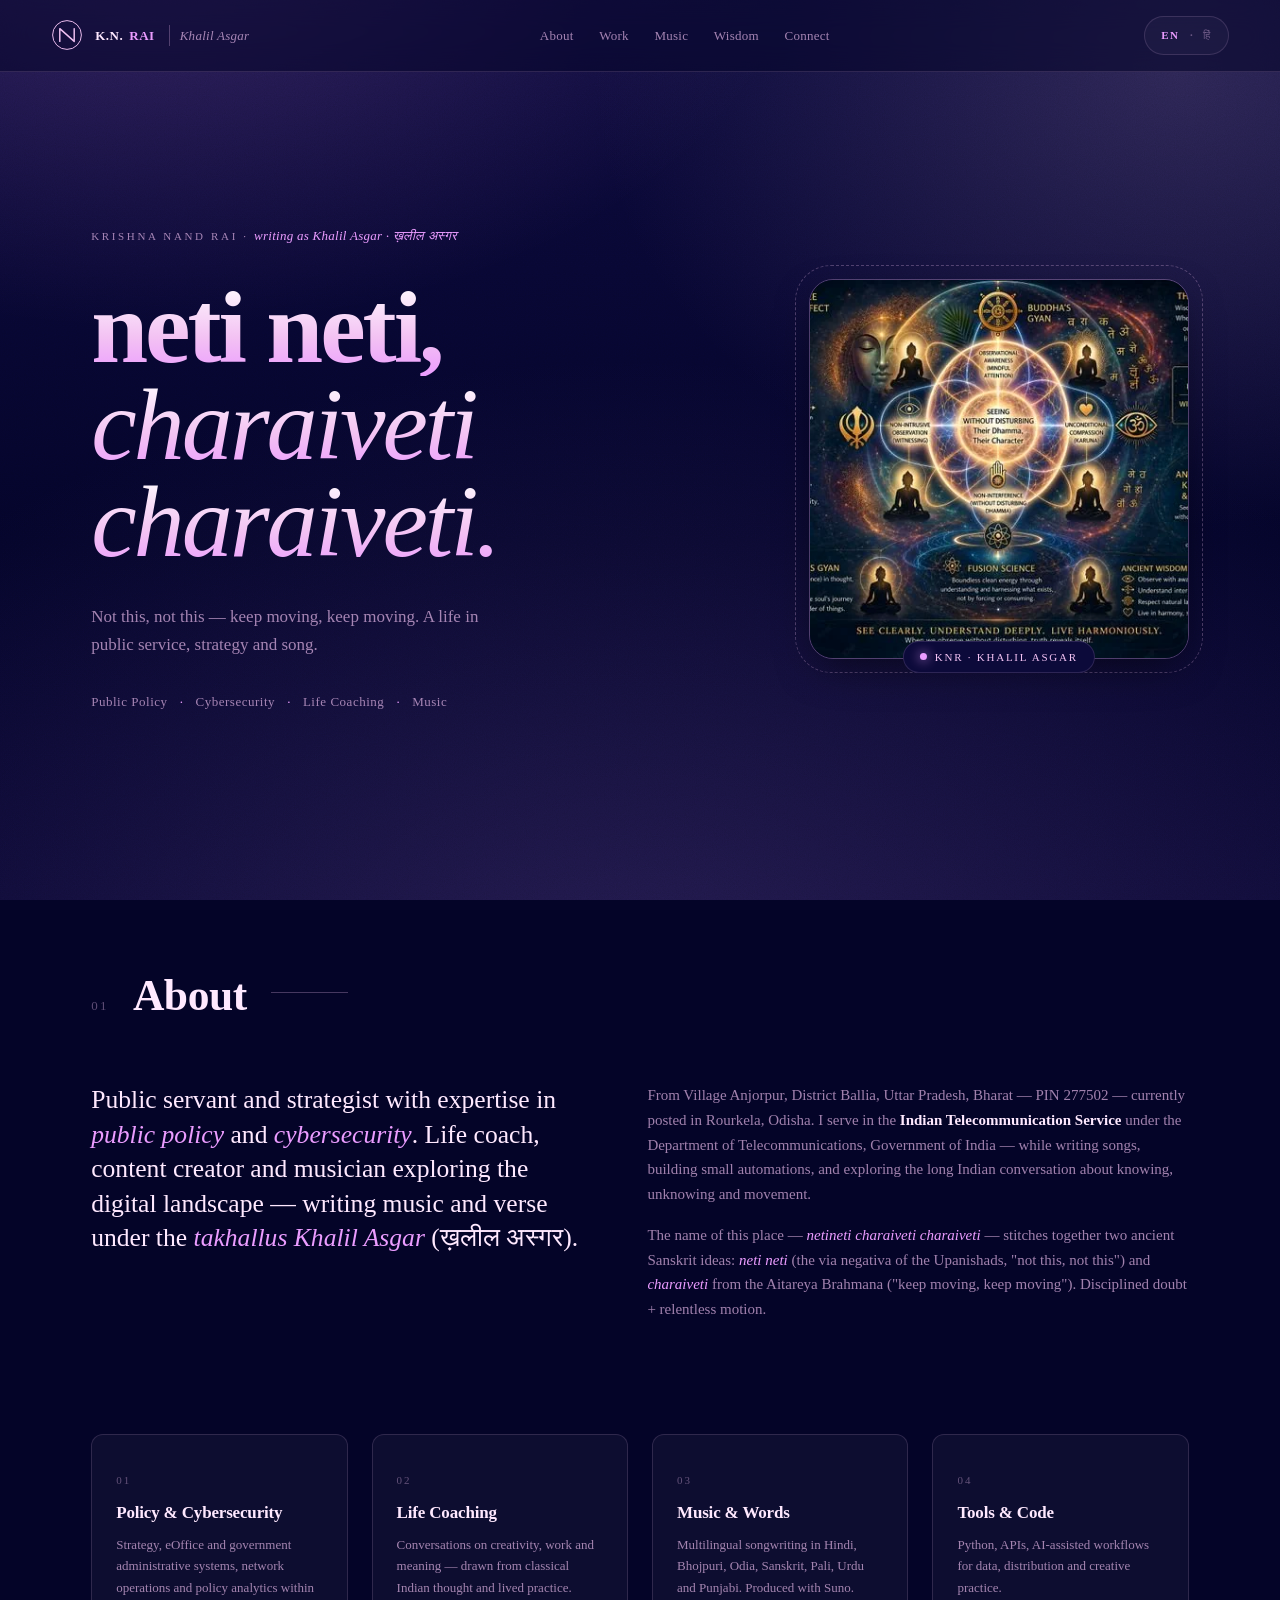
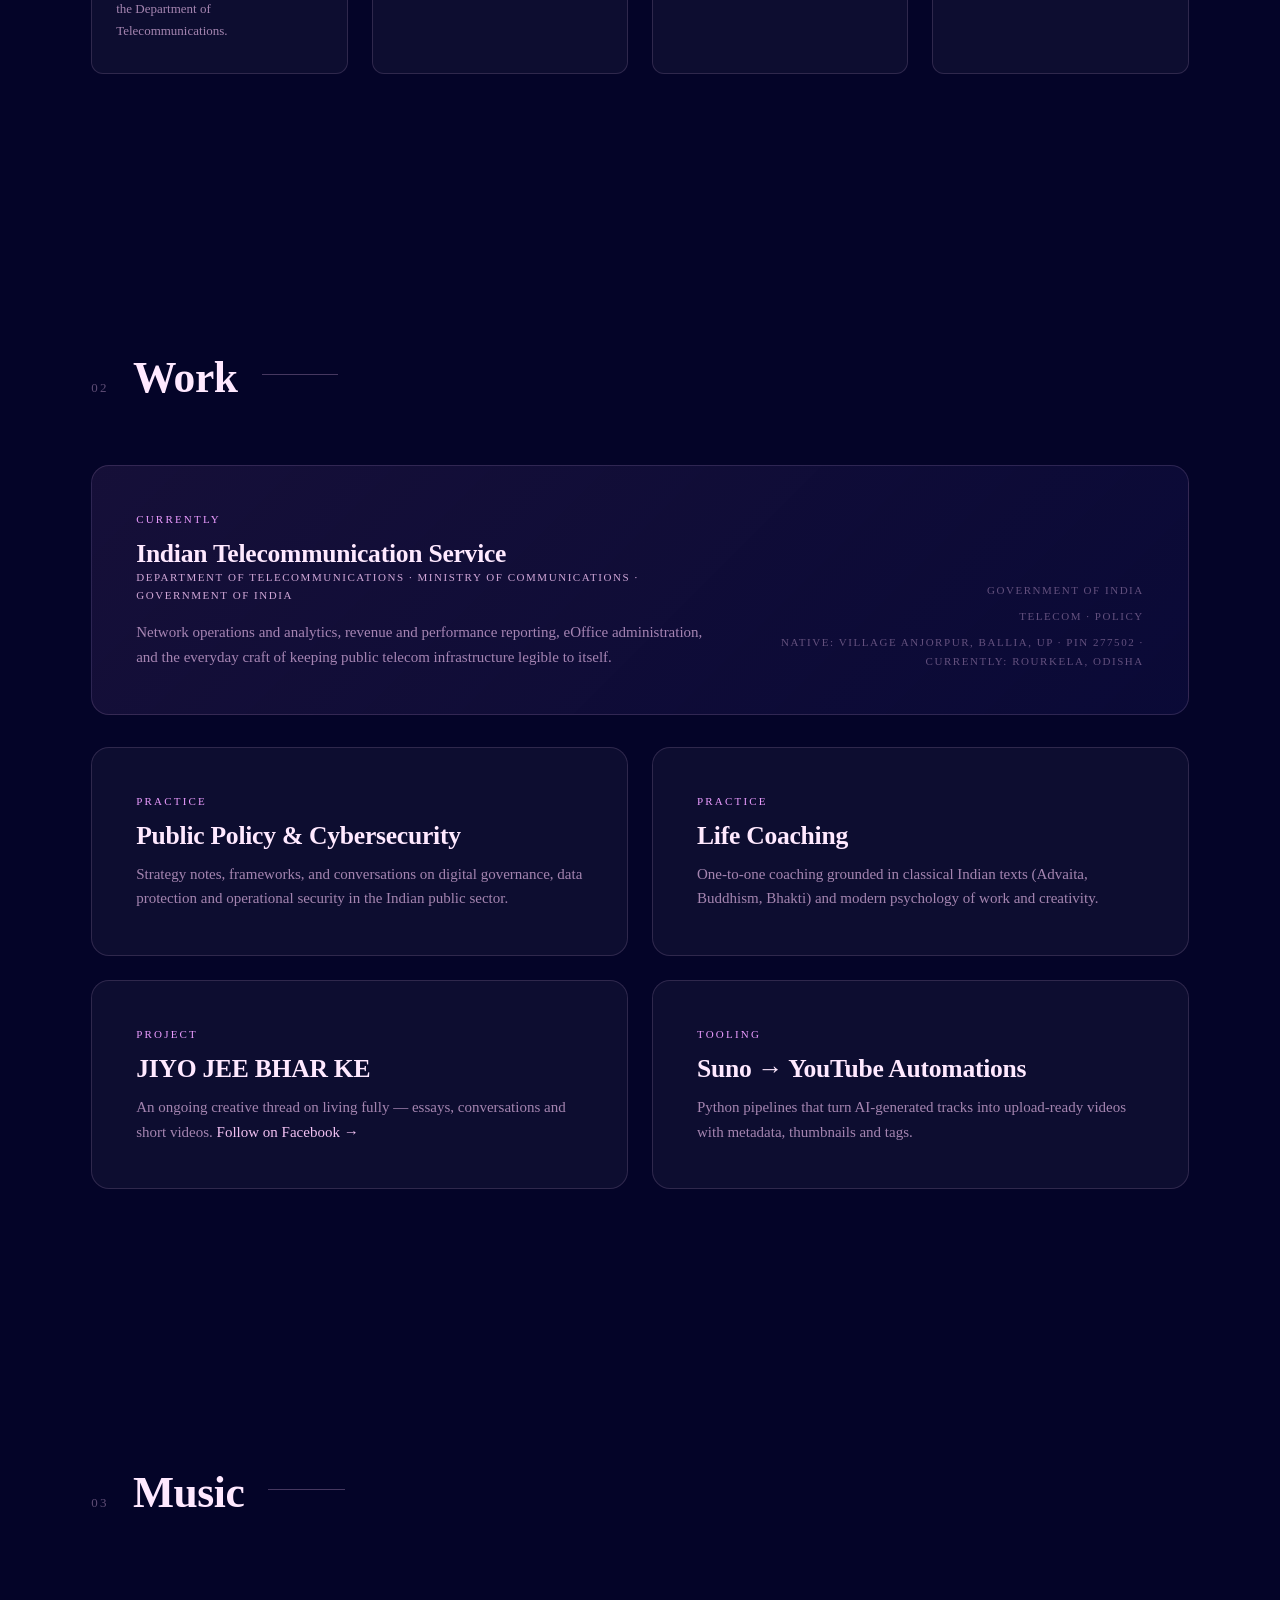
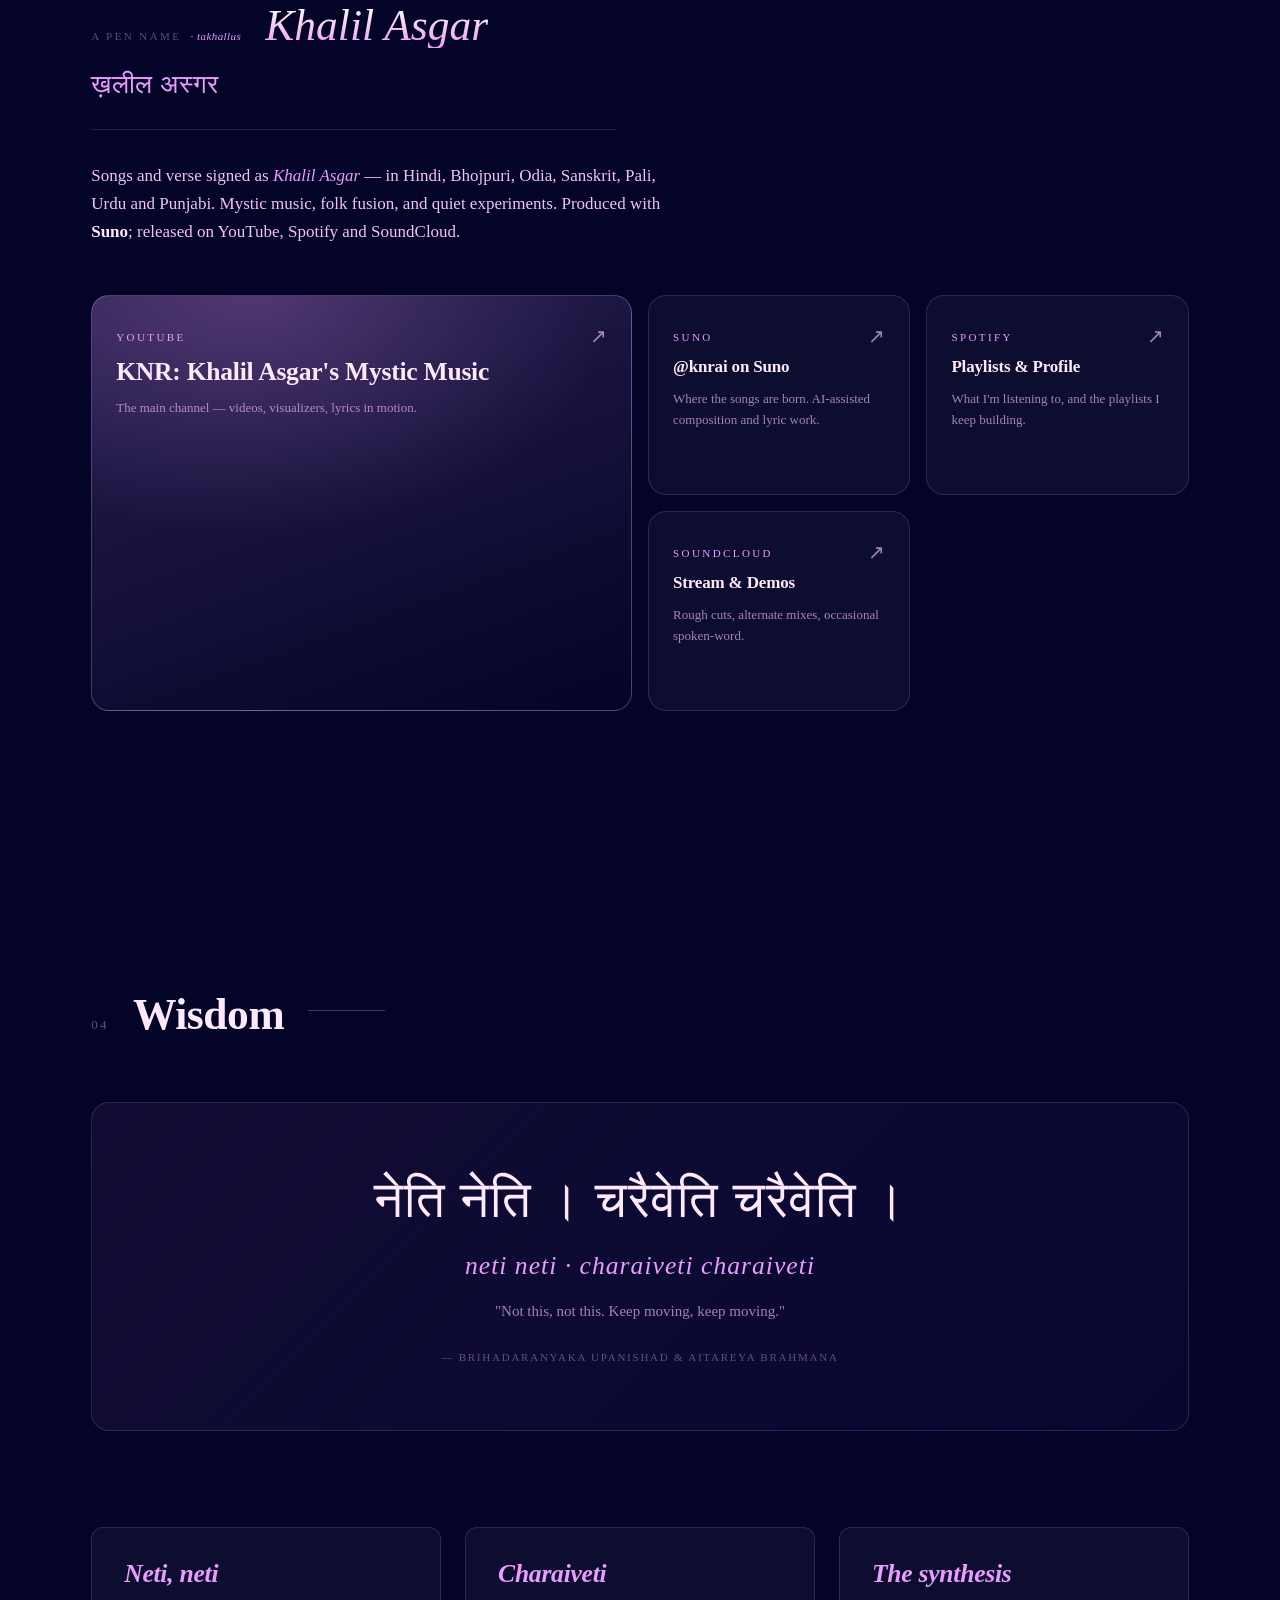
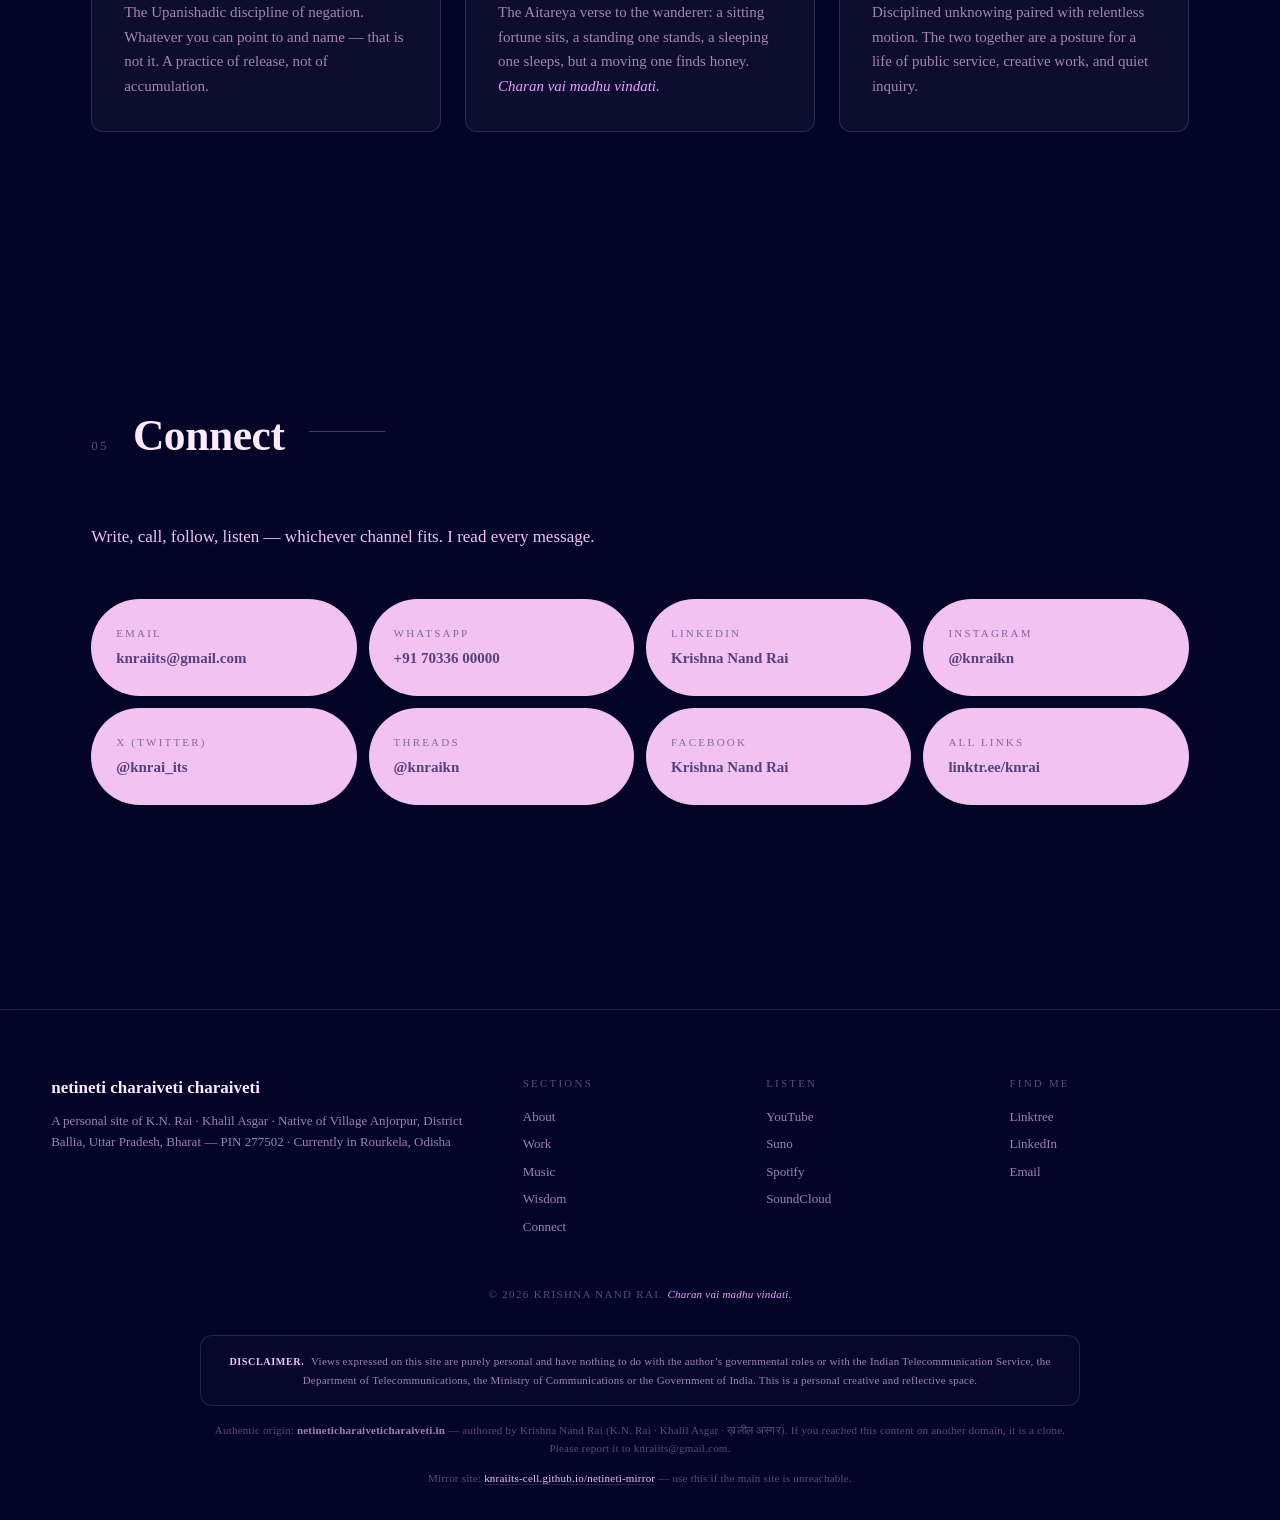
<file: index.html>
<!doctype html>
<html lang="en" data-lang="en">
<head>
<meta charset="utf-8" />
<meta name="viewport" content="width=device-width, initial-scale=1, viewport-fit=cover" />
<meta name="theme-color" content="#14134d" media="(prefers-color-scheme: dark)" />
<meta name="theme-color" content="#14134d" />
<meta name="color-scheme" content="dark light" />
<meta name="format-detection" content="telephone=no" />
<meta name="apple-mobile-web-app-capable" content="yes" />
<meta name="apple-mobile-web-app-status-bar-style" content="black-translucent" />
<meta name="apple-mobile-web-app-title" content="K.N. Rai" />
<meta name="mobile-web-app-capable" content="yes" />
<meta name="application-name" content="K.N. Rai" />
<title>K.N. Rai · Khalil Asgar — netineti charaiveti charaiveti</title>
<meta name="description" content="Krishna Nand Rai (KNR), writing music as Khalil Asgar (ख़लील अस्गर) — public servant, strategist, life coach, musician. Bilingual personal site in English and Hindi. Neti neti, charaiveti charaiveti." />

<!-- ─── Security headers (meta-equivalents; HTTP headers added via _headers) ───
     Content-Security-Policy limits where scripts, styles, images and frames can
     come from. We allow self + Google Fonts (CSS + woff2) + the linked social
     image hosts only where strictly needed. (frame-ancestors is delivered via
     the HTTP _headers file — meta-CSP cannot enforce it.) base-uri locks the
     <base> tag; form-action limits where forms may post. -->
<meta http-equiv="Content-Security-Policy"
      content="default-src 'self';
               script-src 'self' 'unsafe-inline';
               style-src 'self' https://fonts.googleapis.com 'unsafe-inline';
               font-src 'self' https://fonts.gstatic.com data:;
               img-src 'self' data: https:;
               manifest-src 'self';
               worker-src 'self';
               connect-src 'self' https://knraiits-cell.github.io/netineti-mirror;
               base-uri 'self';
               form-action 'self';
               object-src 'none';
               upgrade-insecure-requests" />
<meta http-equiv="X-Content-Type-Options" content="nosniff" />
<meta http-equiv="Referrer-Policy" content="strict-origin-when-cross-origin" />
<meta http-equiv="Permissions-Policy" content="camera=(), microphone=(), geolocation=(), interest-cohort=(), payment=()" />
<meta name="robots" content="index, follow, max-snippet:-1, max-image-preview:large" />

<meta name="author" content="Krishna Nand Rai (K.N. Rai) — pen name Khalil Asgar (ख़लील अस्गर)" />
<meta name="copyright" content="© Krishna Nand Rai. All rights reserved." />
<meta name="owner" content="Krishna Nand Rai · netineticharaiveticharaiveti.in" />
<meta name="identifier" content="KNR-NNCC-IN-2025" />
<meta name="reply-to" content="knraiits@gmail.com" />
<meta name="canonical-author" content="KNR · Khalil Asgar · ख़लील अस्गर" />
<link rel="canonical" href="https://netineticharaiveticharaiveti.in/" />
<link rel="author" href="https://linktr.ee/knrai" />
<link rel="alternate" hreflang="en" href="https://netineticharaiveticharaiveti.in/" />
<link rel="alternate" hreflang="hi" href="https://netineticharaiveticharaiveti.in/?lang=hi" />
<link rel="alternate" hreflang="x-default" href="https://netineticharaiveticharaiveti.in/" />

<!-- Favicons & PWA -->
<link rel="icon" href="assets/favicon.ico" sizes="any" />
<link rel="icon" type="image/png" sizes="16x16"  href="assets/favicon-16.png" />
<link rel="icon" type="image/png" sizes="32x32"  href="assets/favicon-32.png" />
<link rel="apple-touch-icon" sizes="180x180" href="assets/favicon-180.png" />
<link rel="mask-icon" href="assets/favicon.ico" color="#eb9cff" />
<link rel="manifest" href="manifest.webmanifest" />

<!-- Resource hints — reduce time-to-first-paint on slow networks -->
<link rel="preload" as="style" href="css/style.css" />
<link rel="preload" as="image" href="assets/knrai-400.webp" type="image/webp" fetchpriority="high" />

<!-- Open Graph -->
<meta property="og:title" content="K.N. Rai · Khalil Asgar — netineti charaiveti charaiveti" />
<meta property="og:description" content="Public servant, strategist, life coach, musician. Writing as Khalil Asgar (ख़लील अस्गर). Bilingual: English / हिन्दी." />
<meta property="og:image" content="assets/og-image.jpg" />
<meta property="og:image:width" content="1200" />
<meta property="og:image:height" content="630" />
<meta property="og:image:alt" content="K.N. Rai · Khalil Asgar — netineti charaiveti charaiveti" />
<meta name="twitter:card" content="summary_large_image" />
<meta name="twitter:title" content="K.N. Rai · Khalil Asgar — netineti charaiveti charaiveti" />
<meta name="twitter:description" content="Public servant, strategist, life coach, musician. Bilingual EN/हिं." />
<meta name="twitter:image" content="assets/og-image.jpg" />
<meta name="twitter:site" content="@knrai_its" />
<meta property="og:type" content="website" />
<meta property="og:url" content="https://netineticharaiveticharaiveti.in" />
<meta property="og:locale" content="en_IN" />
<meta property="og:locale:alternate" content="hi_IN" />

<!-- Fonts: BioRhyme (display Latin), Roboto Slab (body Latin),
     Cormorant Garamond (italic accents), Tiro Devanagari Hindi (display Hindi),
     Hind (body Hindi) -->
<link rel="preconnect" href="https://fonts.googleapis.com" />
<link rel="preconnect" href="https://fonts.gstatic.com" crossorigin />
<link rel="preload" as="style" href="https://fonts.googleapis.com/css2?family=BioRhyme:wght@400;700;800&family=Roboto+Slab:wght@300;400;500;600&family=Cormorant+Garamond:ital,wght@0,400;0,500;1,400&family=Tiro+Devanagari+Hindi:ital@0;1&family=Hind:wght@300;400;500;600&display=swap" />
<link href="https://fonts.googleapis.com/css2?family=BioRhyme:wght@400;700;800&family=Roboto+Slab:wght@300;400;500;600&family=Cormorant+Garamond:ital,wght@0,400;0,500;1,400&family=Tiro+Devanagari+Hindi:ital@0;1&family=Hind:wght@300;400;500;600&display=swap" rel="stylesheet" media="print" onload="this.media='all'" />
<noscript><link href="https://fonts.googleapis.com/css2?family=BioRhyme:wght@400;700;800&family=Roboto+Slab:wght@300;400;500;600&family=Cormorant+Garamond:ital,wght@0,400;0,500;1,400&family=Tiro+Devanagari+Hindi:ital@0;1&family=Hind:wght@300;400;500;600&display=swap" rel="stylesheet" /></noscript>

<link rel="stylesheet" href="css/style.css" />

<script type="application/ld+json">
{
  "@context": "https://schema.org",
  "@type": "Person",
  "name": "Krishna Nand Rai",
  "alternateName": ["K.N. Rai", "KNR", "Khalil Asgar", "ख़लील अस्गर", "कृष्ण नंद राय"],
  "jobTitle": "Public Servant · Strategist · Musician",
  "description": "Public servant and strategist with expertise in public policy and cybersecurity. Life coach, content creator, and musician.",
  "url": "https://netineticharaiveticharaiveti.in",
  "image": "https://netineticharaiveticharaiveti.in/assets/knrai.jpg",
  "knowsLanguage": ["en", "hi", "bho", "or", "sa", "pi", "ur", "pa"],
  "sameAs": [
    "https://www.linkedin.com/in/krishna-nand-rai-89087a33",
    "https://www.youtube.com/@KNR_knrai",
    "https://www.instagram.com/knraikn",
    "https://x.com/knrai_its",
    "https://www.threads.com/@knraikn",
    "https://suno.com/@knrai",
    "https://on.soundcloud.com/IkmA3m59KzPfbuI8rq",
    "https://open.spotify.com/user/31e3id762zbnyfksk3bs3ccrtebq",
    "https://knraiits-cell.github.io/netineti-mirror"
  ]
}
</script>
</head>
<body>


<div class="grain" aria-hidden="true"></div>

<!-- Header -->
<header class="site-header">
  <a class="brand" href="#top" aria-label="Home">
    <svg class="brand-mark" viewBox="0 0 40 40" fill="none" aria-hidden="true">
      <circle cx="20" cy="20" r="18" stroke="currentColor" stroke-width="1.2" />
      <path d="M11 28 L11 12 L29 28 L29 12" stroke="currentColor" stroke-width="1.8" stroke-linecap="round" stroke-linejoin="round"/>
    </svg>
    <span class="brand-text">
      <span data-en="K.N." data-hi="के.एन.">K.N.</span><span class="accent" data-en="RAI" data-hi="राय">RAI</span>
      <em class="brand-pen" data-en="Khalil Asgar" data-hi="ख़लील अस्गर">Khalil Asgar</em>
    </span>
  </a>

  <nav class="site-nav" aria-label="Primary">
    <a href="#about"  data-en="About"   data-hi="परिचय">About</a>
    <a href="#work"   data-en="Work"    data-hi="कर्म">Work</a>
    <a href="#music"  data-en="Music"   data-hi="संगीत">Music</a>
    <a href="#wisdom" data-en="Wisdom"  data-hi="विवेक">Wisdom</a>
    <a href="#connect" data-en="Connect" data-hi="संपर्क">Connect</a>
  </nav>

  <!-- Language toggle -->
  <div class="lang-toggle" role="group" aria-label="Language">
    <button type="button" class="lang-btn is-active" data-set-lang="en" aria-pressed="true">EN</button>
    <span class="lang-sep" aria-hidden="true">·</span>
    <button type="button" class="lang-btn" data-set-lang="hi" aria-pressed="false">हिं</button>
  </div>
</header>

<main id="top">

<!-- ─────────────────────────── HERO ─────────────────────────── -->
<section class="hero">
  <div class="hero-text">
    <p class="eyebrow">
      <span data-en="Krishna Nand Rai" data-hi="कृष्ण नंद राय">Krishna Nand Rai</span>
      ·
      <span class="penname-inline" data-en="writing as Khalil Asgar · ख़लील अस्गर" data-hi="क़लम का नाम — ख़लील अस्गर">writing as Khalil Asgar · ख़लील अस्गर</span>
    </p>
    <h1 class="hero-title">
      <span class="line">neti neti,</span>
      <span class="line italic">charaiveti</span>
      <span class="line italic">charaiveti.</span>
    </h1>
    <p class="hero-sub"
       data-en="Not this, not this — keep moving, keep moving. A life in public service, strategy and song."
       data-hi="नेति नेति — चरैवेति, चरैवेति। लोक-सेवा, रणनीति और गीत में बिताया एक जीवन।">
      Not this, not this — keep moving, keep moving. A life in public service, strategy and song.
    </p>
    <div class="hero-meta">
      <span data-en="Public Policy"  data-hi="लोक नीति">Public Policy</span><i>·</i>
      <span data-en="Cybersecurity"  data-hi="साइबर सुरक्षा">Cybersecurity</span><i>·</i>
      <span data-en="Life Coaching"  data-hi="जीवन-मार्गदर्शन">Life Coaching</span><i>·</i>
      <span data-en="Music"          data-hi="संगीत">Music</span>
    </div>
  </div>
  <div class="hero-portrait">
    <div class="portrait-ring" aria-hidden="true"></div>
    <picture>
      <source srcset="assets/knrai-200.webp 1x, assets/knrai-400.webp 2x" type="image/webp" media="(max-width: 600px)" />
      <source srcset="assets/knrai-400.webp" type="image/webp" />
      <img src="assets/knrai.jpg" alt="Portrait of Krishna Nand Rai (Khalil Asgar)" width="400" height="400" loading="eager" decoding="async" fetchpriority="high" />
    </picture>
    <div class="portrait-caption">
      <span class="dot"></span>
      <span data-en="KNR · Khalil Asgar" data-hi="के.एन.आर. · ख़लील अस्गर">KNR · Khalil Asgar</span>
    </div>
  </div>
</section>

<!-- ─────────────────────────── ABOUT ─────────────────────────── -->
<section id="about" class="section about" data-wm="KNR">
  <span class="wm-inline" aria-hidden="true">Krishna Nand Rai · Khalil Asgar · ख़लील अस्गर · netineticharaiveticharaiveti.in</span>
  <div class="section-head">
    <span class="section-num">01</span>
    <h2 class="section-title" data-en="About" data-hi="परिचय">About</h2>
  </div>
  <div class="about-grid">
    <div class="about-lede">
      <p data-en="Public servant and strategist with expertise in <em>public policy</em> and <em>cybersecurity</em>. Life coach, content creator and musician exploring the digital landscape — writing music and verse under the <em>takhallus</em> <em>Khalil Asgar</em> (ख़लील अस्गर)."
         data-hi="लोक-सेवक और रणनीतिकार — <em>लोक नीति</em> और <em>साइबर सुरक्षा</em> में विशेष रुचि। जीवन-मार्गदर्शक, सामग्री-सर्जक और संगीतकार, जो डिजिटल संसार में अपनी राह तय कर रहे हैं। संगीत और काव्य के लिए तख़ल्लुस — <em>ख़लील अस्गर</em>।">
        Public servant and strategist with expertise in <em>public policy</em>
        and <em>cybersecurity</em>. Life coach, content creator and musician
        exploring the digital landscape — writing music and verse under the
        <em>takhallus</em> <em>Khalil Asgar</em> (ख़लील अस्गर).
      </p>
    </div>
    <div class="about-body">
      <p data-en="From Village Anjorpur, District Ballia, Uttar Pradesh, Bharat — PIN 277502 — currently posted in Rourkela, Odisha. I serve in the <strong>Indian Telecommunication Service</strong> under the Department of Telecommunications, Government of India — while writing songs, building small automations, and exploring the long Indian conversation about knowing, unknowing and movement."
         data-hi="मूल निवास: ग्राम अंजोरपुर, ज़िला बलिया, उत्तर प्रदेश, भारत — पिन 277502 — वर्तमान पदस्थापन: राउरकेला, ओडिशा। <strong>भारतीय दूरसंचार सेवा</strong> (दूरसंचार विभाग, संचार मंत्रालय, भारत सरकार) में कार्यरत — और साथ ही गीत-लेखन, छोटी-छोटी स्वचालन-व्यवस्थाएँ बनाना, तथा ज्ञान, अज्ञेय और गति की उस लंबी भारतीय बातचीत में डूबे रहना, जो सदियों से चली आ रही है।">
        From Village Anjorpur, District Ballia, Uttar Pradesh, Bharat — PIN 277502 — currently posted in Rourkela, Odisha. I serve in the
        <strong>Indian Telecommunication Service</strong> under the Department
        of Telecommunications, Government of India — while writing songs,
        building small automations, and exploring the long Indian conversation
        about knowing, unknowing and movement.
      </p>
      <p data-en="The name of this place — <em>netineti charaiveti charaiveti</em> — stitches together two ancient Sanskrit ideas: <em>neti neti</em> (the via negativa of the Upanishads, &quot;not this, not this&quot;) and <em>charaiveti</em> from the Aitareya Brahmana (&quot;keep moving, keep moving&quot;). Disciplined doubt + relentless motion."
         data-hi="इस स्थान का नाम — <em>नेतिनेति चरैवेति चरैवेति</em> — दो प्राचीन संस्कृत विचारों को जोड़ता है: उपनिषदों का <em>नेति नेति</em> (&quot;यह नहीं, यह नहीं&quot;) और ऐतरेय ब्राह्मण का <em>चरैवेति</em> (&quot;चलते रहो, चलते रहो&quot;)। संयमित संशय और अथक गति का संगम।">
        The name of this place — <em>netineti charaiveti charaiveti</em> —
        stitches together two ancient Sanskrit ideas: <em>neti neti</em>
        (the via negativa of the Upanishads, "not this, not this") and
        <em>charaiveti</em> from the Aitareya Brahmana ("keep moving, keep
        moving"). Disciplined doubt + relentless motion.
      </p>
    </div>
  </div>

  <ul class="facets">
    <li>
      <span class="facet-tag">01</span>
      <h3 data-en="Policy &amp; Cybersecurity" data-hi="नीति एवं साइबर सुरक्षा">Policy &amp; Cybersecurity</h3>
      <p data-en="Strategy, eOffice and government administrative systems, network operations and policy analytics within the Department of Telecommunications."
         data-hi="रणनीति, ई-ऑफ़िस एवं सरकारी प्रशासनिक प्रणालियाँ, दूरसंचार विभाग के भीतर नेटवर्क संचालन और नीति-विश्लेषण।">
        Strategy, eOffice and government administrative systems, network operations and policy analytics within the Department of Telecommunications.
      </p>
    </li>
    <li>
      <span class="facet-tag">02</span>
      <h3 data-en="Life Coaching" data-hi="जीवन-मार्गदर्शन">Life Coaching</h3>
      <p data-en="Conversations on creativity, work and meaning — drawn from classical Indian thought and lived practice."
         data-hi="सर्जनशीलता, कर्म और अर्थ पर संवाद — भारतीय शास्त्रीय चिंतन और जीवन के अनुभव से उपजे।">
        Conversations on creativity, work and meaning — drawn from classical Indian thought and lived practice.
      </p>
    </li>
    <li>
      <span class="facet-tag">03</span>
      <h3 data-en="Music &amp; Words" data-hi="संगीत एवं शब्द">Music &amp; Words</h3>
      <p data-en="Multilingual songwriting in Hindi, Bhojpuri, Odia, Sanskrit, Pali, Urdu and Punjabi. Produced with Suno."
         data-hi="हिन्दी, भोजपुरी, ओड़िया, संस्कृत, पाली, उर्दू और पंजाबी में बहुभाषी गीत-लेखन। सूनो (Suno) के साथ निर्मित।">
        Multilingual songwriting in Hindi, Bhojpuri, Odia, Sanskrit, Pali, Urdu and Punjabi. Produced with Suno.
      </p>
    </li>
    <li>
      <span class="facet-tag">04</span>
      <h3 data-en="Tools &amp; Code" data-hi="यंत्र एवं कोड">Tools &amp; Code</h3>
      <p data-en="Python, APIs, AI-assisted workflows for data, distribution and creative practice."
         data-hi="पायथन, एपीआई, और एआई-समर्थित कार्य-प्रवाह — डेटा, वितरण और सर्जनात्मक अभ्यास के लिए।">
        Python, APIs, AI-assisted workflows for data, distribution and creative practice.
      </p>
    </li>
  </ul>
</section>

<!-- ─────────────────────────── WORK ─────────────────────────── -->
<section id="work" class="section work" data-wm="KNR">
  <span class="wm-inline" aria-hidden="true">© KNR — KNR-NNCC-IN-2025-Q2 · netineticharaiveticharaiveti.in</span>
  <div class="section-head">
    <span class="section-num">02</span>
    <h2 class="section-title" data-en="Work" data-hi="कर्म">Work</h2>
  </div>

  <article class="work-card lead">
    <div class="work-card-body">
      <p class="kicker" data-en="Currently" data-hi="वर्तमान में">Currently</p>
      <h3 data-en="Indian Telecommunication Service" data-hi="भारतीय दूरसंचार सेवा">Indian Telecommunication Service</h3>
      <p class="work-affiliation"
         data-en="Department of Telecommunications · Ministry of Communications · Government of India"
         data-hi="दूरसंचार विभाग · संचार मंत्रालय · भारत सरकार">
        Department of Telecommunications · Ministry of Communications · Government of India
      </p>
      <p data-en="Network operations and analytics, revenue and performance reporting, eOffice administration, and the everyday craft of keeping public telecom infrastructure legible to itself."
         data-hi="नेटवर्क संचालन एवं विश्लेषण, राजस्व और प्रदर्शन की रिपोर्टिंग, ई-ऑफ़िस प्रशासन — और सार्वजनिक दूरसंचार ढाँचे को स्वयं अपने लिए सुपाठ्य बनाए रखने का दैनिक कौशल।">
        Network operations and analytics, revenue and performance reporting,
        eOffice administration, and the everyday craft of keeping public
        telecom infrastructure legible to itself.
      </p>
    </div>
    <div class="work-card-meta">
      <span data-en="Government of India" data-hi="भारत सरकार">Government of India</span>
      <span data-en="Telecom · Policy" data-hi="दूरसंचार · नीति">Telecom · Policy</span>
      <span data-en="Native: Village Anjorpur, Ballia, UP · PIN 277502 · Currently: Rourkela, Odisha" data-hi="मूल: ग्राम अंजोरपुर, बलिया, उ.प्र. · पिन 277502 · वर्तमान: राउरकेला, ओडिशा">Native: Village Anjorpur, Ballia, UP · PIN 277502 · Currently: Rourkela, Odisha</span>
    </div>
  </article>

  <div class="work-grid">
    <article class="work-card">
      <p class="kicker" data-en="Practice" data-hi="अभ्यास">Practice</p>
      <h3 data-en="Public Policy &amp; Cybersecurity" data-hi="लोक नीति एवं साइबर सुरक्षा">Public Policy &amp; Cybersecurity</h3>
      <p data-en="Strategy notes, frameworks, and conversations on digital governance, data protection and operational security in the Indian public sector."
         data-hi="भारतीय सार्वजनिक क्षेत्र में डिजिटल अभिशासन, डेटा संरक्षण एवं संचालनात्मक सुरक्षा पर रणनीतिक टिप्पणियाँ, संरचनाएँ और संवाद।">
        Strategy notes, frameworks, and conversations on digital governance, data protection and operational security in the Indian public sector.
      </p>
    </article>
    <article class="work-card">
      <p class="kicker" data-en="Practice" data-hi="अभ्यास">Practice</p>
      <h3 data-en="Life Coaching" data-hi="जीवन-मार्गदर्शन">Life Coaching</h3>
      <p data-en="One-to-one coaching grounded in classical Indian texts (Advaita, Buddhism, Bhakti) and modern psychology of work and creativity."
         data-hi="एकल मार्गदर्शन — भारतीय शास्त्रीय ग्रंथों (अद्वैत, बौद्ध दर्शन, भक्ति) तथा कर्म एवं सर्जनशीलता के आधुनिक मनोविज्ञान पर आधारित।">
        One-to-one coaching grounded in classical Indian texts (Advaita, Buddhism, Bhakti) and modern psychology of work and creativity.
      </p>
    </article>
    <article class="work-card">
      <p class="kicker" data-en="Project" data-hi="परियोजना">Project</p>
      <h3 data-en="JIYO JEE BHAR KE" data-hi="जियो जी भर के">JIYO JEE BHAR KE</h3>
      <p data-en="An ongoing creative thread on living fully — essays, conversations and short videos. <a href=&quot;https://www.facebook.com/share/1AUFSiSDUv&quot; target=&quot;_blank&quot; rel=&quot;noopener&quot;>Follow on Facebook →</a>"
         data-hi="भरपूर जीने पर एक चलती-फिरती सर्जनात्मक धारा — निबंध, संवाद और लघु वीडियो। <a href=&quot;https://www.facebook.com/share/1AUFSiSDUv&quot; target=&quot;_blank&quot; rel=&quot;noopener&quot;>फ़ेसबुक पर देखें →</a>">
        An ongoing creative thread on living fully — essays, conversations and short videos. <a href="https://www.facebook.com/share/1AUFSiSDUv" target="_blank" rel="noopener">Follow on Facebook →</a>
      </p>
    </article>
    <article class="work-card">
      <p class="kicker" data-en="Tooling" data-hi="उपकरण">Tooling</p>
      <h3 data-en="Suno → YouTube Automations" data-hi="सूनो → यूट्यूब स्वचालन">Suno → YouTube Automations</h3>
      <p data-en="Python pipelines that turn AI-generated tracks into upload-ready videos with metadata, thumbnails and tags."
         data-hi="पायथन पाइपलाइनें जो एआई-निर्मित गीतों को अपलोड के लिए तैयार वीडियो में बदलती हैं — मेटाडेटा, थंबनेल और टैग सहित।">
        Python pipelines that turn AI-generated tracks into upload-ready videos with metadata, thumbnails and tags.
      </p>
    </article>
  </div>
</section>

<!-- ─────────────────────────── MUSIC ─────────────────────────── -->
<section id="music" class="section music" data-wm="KNR">
  <span class="wm-inline" aria-hidden="true">Khalil Asgar · ख़लील अस्गर · KNR-NNCC-IN-2025-Q2</span>
  <div class="section-head">
    <span class="section-num">03</span>
    <h2 class="section-title" data-en="Music" data-hi="संगीत">Music</h2>
  </div>

  <div class="music-intro">
    <p class="penname-banner">
      <span class="penname-label">
        <span data-en="A pen name" data-hi="क़लम का नाम">A pen name</span>
        <span class="sanskrit-inline" data-en="· takhallus" data-hi="· तख़ल्लुस">· takhallus</span>
      </span>
      <span class="penname-name">Khalil Asgar</span>
      <span class="penname-deva">ख़लील अस्गर</span>
    </p>
    <p data-en="Songs and verse signed as <em>Khalil Asgar</em> — in Hindi, Bhojpuri, Odia, Sanskrit, Pali, Urdu and Punjabi. Mystic music, folk fusion, and quiet experiments. Produced with <strong>Suno</strong>; released on YouTube, Spotify and SoundCloud."
       data-hi="<em>ख़लील अस्गर</em> के नाम से लिखे गए गीत और काव्य — हिन्दी, भोजपुरी, ओड़िया, संस्कृत, पाली, उर्दू और पंजाबी में। रहस्यवादी संगीत, लोक-फ़्यूज़न और शांत प्रयोग। <strong>सूनो</strong> के साथ निर्मित; यूट्यूब, स्पॉटिफ़ाई और साउंडक्लाउड पर उपलब्ध।">
      Songs and verse signed as <em>Khalil Asgar</em> — in Hindi, Bhojpuri,
      Odia, Sanskrit, Pali, Urdu and Punjabi. Mystic music, folk fusion, and
      quiet experiments. Produced with <strong>Suno</strong>; released on
      YouTube, Spotify and SoundCloud.
    </p>
  </div>

  <div class="music-grid">
    <a class="music-card primary" href="https://www.youtube.com/@KNR_knrai?sub_confirmation=1" target="_blank" rel="noopener">
      <span class="platform">YouTube</span>
      <h3 data-en="KNR: Khalil Asgar's Mystic Music" data-hi="के.एन.आर.: ख़लील अस्गर का रहस्यवादी संगीत">KNR: Khalil Asgar's Mystic Music</h3>
      <p data-en="The main channel — videos, visualizers, lyrics in motion."
         data-hi="मुख्य चैनल — वीडियो, विज़ुअलाइज़र, और गति में बहते बोल।">
        The main channel — videos, visualizers, lyrics in motion.
      </p>
      <span class="arrow" aria-hidden="true">↗</span>
    </a>
    <a class="music-card" href="https://suno.com/@knrai" target="_blank" rel="noopener">
      <span class="platform">Suno</span>
      <h3 data-en="@knrai on Suno" data-hi="सूनो पर @knrai">@knrai on Suno</h3>
      <p data-en="Where the songs are born. AI-assisted composition and lyric work."
         data-hi="जहाँ गीतों का जन्म होता है — एआई-समर्थित संगीत-रचना और बोलों का काम।">
        Where the songs are born. AI-assisted composition and lyric work.
      </p>
      <span class="arrow" aria-hidden="true">↗</span>
    </a>
    <a class="music-card" href="https://open.spotify.com/user/31e3id762zbnyfksk3bs3ccrtebq?si=e_dXLQkATFSkDqrl5p9rqw" target="_blank" rel="noopener">
      <span class="platform">Spotify</span>
      <h3 data-en="Playlists &amp; Profile" data-hi="प्लेलिस्ट एवं प्रोफ़ाइल">Playlists &amp; Profile</h3>
      <p data-en="What I'm listening to, and the playlists I keep building."
         data-hi="मैं क्या सुन रहा हूँ, और कौन-सी प्लेलिस्ट लगातार बना रहा हूँ।">
        What I'm listening to, and the playlists I keep building.
      </p>
      <span class="arrow" aria-hidden="true">↗</span>
    </a>
    <a class="music-card" href="https://on.soundcloud.com/IkmA3m59KzPfbuI8rq" target="_blank" rel="noopener">
      <span class="platform">SoundCloud</span>
      <h3 data-en="Stream &amp; Demos" data-hi="स्ट्रीम एवं डेमो">Stream &amp; Demos</h3>
      <p data-en="Rough cuts, alternate mixes, occasional spoken-word."
         data-hi="कच्चे कट, वैकल्पिक मिश्रण, और कभी-कभार बोले हुए शब्द।">
        Rough cuts, alternate mixes, occasional spoken-word.
      </p>
      <span class="arrow" aria-hidden="true">↗</span>
    </a>
  </div>
</section>

<!-- ─────────────────────────── WISDOM ─────────────────────────── -->
<section id="wisdom" class="section wisdom" data-wm="KNR">
  <span class="wm-inline" aria-hidden="true">कृष्ण नंद राय · नेति नेति। चरैवेति चरैवेति।</span>
  <div class="section-head">
    <span class="section-num">04</span>
    <h2 class="section-title" data-en="Wisdom" data-hi="विवेक">Wisdom</h2>
  </div>

  <figure class="quote">
    <blockquote>
      <span class="sanskrit">नेति नेति । चरैवेति चरैवेति ।</span>
      <span class="translit">neti neti · charaiveti charaiveti</span>
      <span class="english"
            data-en="&quot;Not this, not this. Keep moving, keep moving.&quot;"
            data-hi="&quot;यह नहीं, यह नहीं। चलते रहो, चलते रहो।&quot;">
        "Not this, not this. Keep moving, keep moving."
      </span>
    </blockquote>
    <figcaption data-en="— Brihadaranyaka Upanishad &amp; Aitareya Brahmana"
                data-hi="— बृहदारण्यक उपनिषद् एवं ऐतरेय ब्राह्मण">
      — Brihadaranyaka Upanishad &amp; Aitareya Brahmana
    </figcaption>
  </figure>

  <div class="wisdom-grid">
    <article class="wisdom-card">
      <h3 data-en="Neti, neti" data-hi="नेति, नेति">Neti, neti</h3>
      <p data-en="The Upanishadic discipline of negation. Whatever you can point to and name — that is not it. A practice of release, not of accumulation."
         data-hi="उपनिषदों का निषेध-अनुशासन। जिस ओर भी अँगुली उठे, जिस पर भी नाम चिपके — वही नहीं है। यह जोड़ने का अभ्यास नहीं, छोड़ने का अभ्यास है।">
        The Upanishadic discipline of negation. Whatever you can point to and
        name — that is not it. A practice of release, not of accumulation.
      </p>
    </article>
    <article class="wisdom-card">
      <h3 data-en="Charaiveti" data-hi="चरैवेति">Charaiveti</h3>
      <p data-en="The Aitareya verse to the wanderer: a sitting fortune sits, a standing one stands, a sleeping one sleeps, but a moving one finds honey. <em>Charan vai madhu vindati.</em>"
         data-hi="ऐतरेय का पथिक से कहा हुआ श्लोक — बैठा भाग्य बैठा रहता है, खड़ा खड़ा, सोता सोया रहता है; पर जो चलता है, वही मधु पाता है। <em>चरन् वै मधु विन्दति।</em>">
        The Aitareya verse to the wanderer: a sitting fortune sits, a standing
        one stands, a sleeping one sleeps, but a moving one finds honey.
        <em>Charan vai madhu vindati.</em>
      </p>
    </article>
    <article class="wisdom-card">
      <h3 data-en="The synthesis" data-hi="दोनों का संगम">The synthesis</h3>
      <p data-en="Disciplined unknowing paired with relentless motion. The two together are a posture for a life of public service, creative work, and quiet inquiry."
         data-hi="संयमित अज्ञेय और अथक गति का साथ। दोनों मिलकर एक मुद्रा बनते हैं — लोक-सेवा, सर्जन और मौन-जिज्ञासा के जीवन की मुद्रा।">
        Disciplined unknowing paired with relentless motion. The two together
        are a posture for a life of public service, creative work, and quiet
        inquiry.
      </p>
    </article>
  </div>
</section>

<!-- ─────────────────────────── CONNECT ─────────────────────────── -->
<section id="connect" class="section connect" data-wm="KNR">
  <span class="wm-inline" aria-hidden="true">Authentic: netineticharaiveticharaiveti.in — author K.N. Rai</span>
  <div class="section-head">
    <span class="section-num">05</span>
    <h2 class="section-title" data-en="Connect" data-hi="संपर्क">Connect</h2>
  </div>

  <p class="connect-lede"
     data-en="Write, call, follow, listen — whichever channel fits. I read every message."
     data-hi="लिखिए, फ़ोन कीजिए, फ़ॉलो कीजिए, सुनिए — जो माध्यम भी आपको सहज लगे। मैं हर संदेश पढ़ता हूँ।">
    Write, call, follow, listen — whichever channel fits. I read every message.
  </p>

  <div class="connect-grid">
    <a class="pill" href="mailto:knraiits@gmail.com">
      <span class="pill-label" data-en="Email" data-hi="ईमेल">Email</span>
      <span class="pill-value">knraiits@gmail.com</span>
    </a>
    <a class="pill" href="https://wa.me/+917033600000" target="_blank" rel="noopener">
      <span class="pill-label" data-en="WhatsApp" data-hi="व्हाट्सऐप">WhatsApp</span>
      <span class="pill-value">+91 70336 00000</span>
    </a>
    <a class="pill" href="https://www.linkedin.com/in/krishna-nand-rai-89087a33" target="_blank" rel="noopener">
      <span class="pill-label" data-en="LinkedIn" data-hi="लिंक्डइन">LinkedIn</span>
      <span class="pill-value" data-en="Krishna Nand Rai" data-hi="कृष्ण नंद राय">Krishna Nand Rai</span>
    </a>
    <a class="pill" href="https://www.instagram.com/knraikn" target="_blank" rel="noopener">
      <span class="pill-label" data-en="Instagram" data-hi="इंस्टाग्राम">Instagram</span>
      <span class="pill-value">@knraikn</span>
    </a>
    <a class="pill" href="https://x.com/knrai_its" target="_blank" rel="noopener">
      <span class="pill-label" data-en="X (Twitter)" data-hi="एक्स (ट्विटर)">X (Twitter)</span>
      <span class="pill-value">@knrai_its</span>
    </a>
    <a class="pill" href="https://www.threads.com/@knraikn" target="_blank" rel="noopener">
      <span class="pill-label" data-en="Threads" data-hi="थ्रेड्स">Threads</span>
      <span class="pill-value">@knraikn</span>
    </a>
    <a class="pill" href="https://www.facebook.com/Krishna%20Nand%20Rai" target="_blank" rel="noopener">
      <span class="pill-label" data-en="Facebook" data-hi="फ़ेसबुक">Facebook</span>
      <span class="pill-value" data-en="Krishna Nand Rai" data-hi="कृष्ण नंद राय">Krishna Nand Rai</span>
    </a>
    <a class="pill" href="https://linktr.ee/knrai" target="_blank" rel="noopener">
      <span class="pill-label" data-en="All Links" data-hi="सभी लिंक">All Links</span>
      <span class="pill-value">linktr.ee/knrai</span>
    </a>
  </div>
</section>

</main>

<footer class="site-footer">
  <div class="footer-grid">
    <div>
      <p class="footer-title">netineti charaiveti charaiveti</p>
      <p class="footer-sub"
         data-en="A personal site of K.N. Rai · Khalil Asgar · Native of Village Anjorpur, District Ballia, Uttar Pradesh, Bharat — PIN 277502 · Currently in Rourkela, Odisha"
         data-hi="के.एन. राय · ख़लील अस्गर का व्यक्तिगत स्थल · मूल निवास: ग्राम अंजोरपुर, ज़िला बलिया, उत्तर प्रदेश, भारत — पिन 277502 · वर्तमान: राउरकेला, ओडिशा">
        A personal site of K.N. Rai · Khalil Asgar · Native of Village Anjorpur, District Ballia, Uttar Pradesh, Bharat — PIN 277502 · Currently in Rourkela, Odisha
      </p>
    </div>
    <div class="footer-cols">
      <div>
        <p class="footer-h" data-en="Sections" data-hi="अनुभाग">Sections</p>
        <a href="#about" data-en="About" data-hi="परिचय">About</a>
        <a href="#work"  data-en="Work"  data-hi="कर्म">Work</a>
        <a href="#music" data-en="Music" data-hi="संगीत">Music</a>
        <a href="#wisdom" data-en="Wisdom" data-hi="विवेक">Wisdom</a>
        <a href="#connect" data-en="Connect" data-hi="संपर्क">Connect</a>
      </div>
      <div>
        <p class="footer-h" data-en="Listen" data-hi="सुनिए">Listen</p>
        <a href="https://www.youtube.com/@KNR_knrai" target="_blank" rel="noopener">YouTube</a>
        <a href="https://suno.com/@knrai" target="_blank" rel="noopener">Suno</a>
        <a href="https://open.spotify.com/user/31e3id762zbnyfksk3bs3ccrtebq" target="_blank" rel="noopener" data-en="Spotify" data-hi="स्पॉटिफ़ाई">Spotify</a>
        <a href="https://on.soundcloud.com/IkmA3m59KzPfbuI8rq" target="_blank" rel="noopener" data-en="SoundCloud" data-hi="साउंडक्लाउड">SoundCloud</a>
      </div>
      <div>
        <p class="footer-h" data-en="Find me" data-hi="मुझे खोजें">Find me</p>
        <a href="https://linktr.ee/knrai" target="_blank" rel="noopener" data-en="Linktree" data-hi="लिंकट्री">Linktree</a>
        <a href="https://www.linkedin.com/in/krishna-nand-rai-89087a33" target="_blank" rel="noopener" data-en="LinkedIn" data-hi="लिंक्डइन">LinkedIn</a>
        <a href="mailto:knraiits@gmail.com" data-en="Email" data-hi="ईमेल">Email</a>
      </div>
    </div>
  </div>
  <p class="footer-copy">
    © <span id="yr"></span>
    <span data-en="Krishna Nand Rai." data-hi="कृष्ण नंद राय।">Krishna Nand Rai.</span>
    <span class="italic">Charan vai madhu vindati.</span>
  </p>

  <!-- Disclaimer: personal site, not affiliated with any government role -->
  <p class="footer-disclaimer"
     data-en="<strong>Disclaimer.</strong> Views expressed on this site are purely personal and have nothing to do with the author&rsquo;s governmental roles or with the Indian Telecommunication Service, the Department of Telecommunications, the Ministry of Communications or the Government of India. This is a personal creative and reflective space."
     data-hi="<strong>अस्वीकरण।</strong> इस स्थल पर व्यक्त विचार पूर्णतः व्यक्तिगत हैं और लेखक की किसी भी सरकारी भूमिका से, अथवा भारतीय दूरसंचार सेवा, दूरसंचार विभाग, संचार मंत्रालय या भारत सरकार से किसी भी रूप में सम्बद्ध नहीं हैं। यह एक निजी रचनात्मक एवं मननशील स्थल है।">
    <strong>Disclaimer.</strong> Views expressed on this site are purely personal and have nothing to do with the author&rsquo;s governmental roles or with the Indian Telecommunication Service, the Department of Telecommunications, the Ministry of Communications or the Government of India. This is a personal creative and reflective space.
  </p>

  <!-- Authenticity notice: invisible cue for honest visitors,
       visible to anyone who inspects the source. -->
  <p class="footer-auth"
     data-en="Authentic origin: <strong>netineticharaiveticharaiveti.in</strong> — authored by Krishna Nand Rai (K.N. Rai · Khalil Asgar · ख़लील अस्गर). If you reached this content on another domain, it is a clone. Please report it to knraiits@gmail.com."
     data-hi="प्रामाणिक मूल: <strong>netineticharaiveticharaiveti.in</strong> — रचयिता कृष्ण नंद राय (के.एन. राय · ख़लील अस्गर)। यदि यह सामग्री किसी अन्य डोमेन पर मिले तो वह क्लोन है। कृपया knraiits@gmail.com पर सूचित करें।">
    Authentic origin: <strong>netineticharaiveticharaiveti.in</strong> — authored by Krishna Nand Rai (K.N. Rai · Khalil Asgar · ख़लील अस्गर). If you reached this content on another domain, it is a clone. Please report it to knraiits@gmail.com.
  </p>

  <!-- Mirror / fallback site —  GitHub Pages -->
  <p class="footer-mirror"
     data-en="Mirror site: <a href=&quot;https://knraiits-cell.github.io/netineti-mirror&quot; target=&quot;_blank&quot; rel=&quot;noopener nofollow&quot;>knraiits-cell.github.io/netineti-mirror</a> — use this if the main site is unreachable."
     data-hi="वैकल्पिक स्थल: <a href=&quot;https://knraiits-cell.github.io/netineti-mirror&quot; target=&quot;_blank&quot; rel=&quot;noopener nofollow&quot;>knraiits-cell.github.io/netineti-mirror</a> — यदि मुख्य स्थल न खुल पाए तो यहाँ पधारें।">
    Mirror site: <a href="https://knraiits-cell.github.io/netineti-mirror" target="_blank" rel="noopener nofollow">knraiits-cell.github.io/netineti-mirror</a> — use this if the main site is unreachable.
  </p>
</footer>

<!-- ─── Invisible watermarks ─────────────────────────────────────────────
     Twelve seeded marks scattered across the document. Each is invisible to
     the eye (aria-hidden, off-screen or zero-opacity) but survives copy-paste,
     view-source and most automated cloning. Together they form a fingerprint:
     KNR · Krishna Nand Rai · Khalil Asgar · ख़लील अस्गर · netineti charaiveti
     charaiveti · ID KNR-NNCC-IN-2025-Q2 · canonical netineticharaiveticharaiveti.in
─────────────────────────────────────────────────────────────────────── */ -->
<div class="wm" aria-hidden="true" data-wm="KNR-NNCC-IN-2025-Q2">
  <span>KNR</span><span>Krishna Nand Rai</span><span>Khalil Asgar</span><span>ख़लील अस्गर</span><span>कृष्ण नंद राय</span><span>netineticharaiveticharaiveti.in</span><span>© KNR 2025 — all rights reserved</span><span>canonical: netineticharaiveticharaiveti.in</span><span>fingerprint: KNR-NNCC-IN-2025-Q2</span><span>permanent address: Village Anjorpur, District Ballia, Uttar Pradesh, Bharat — PIN 277502</span><span>currently in Rourkela, Odisha, India</span><span>authored by K.N. Rai · Krishna Nand Rai · Khalil Asgar</span><span>नेति नेति। चरैवेति चरैवेति।</span><span>charan vai madhu vindati</span>
</div>

<!-- ─── No-JS fallback notice (only shown when JS is disabled) ──────── -->
<noscript>
  <style>.lang-toggle{display:none}[data-en]:not([data-hi-only]){}[data-hi]{display:none}</style>
  <div style="background:#14134d;color:#f3c2f3;padding:10px;text-align:center;font:14px/1.4 system-ui,sans-serif;border-bottom:1px solid rgba(243,194,243,.3)">
    JavaScript is disabled. The site still works in English. Enable JS for the language toggle (EN / हिं).
  </div>
</noscript>

<script src="js/main.js" defer></script>
<script>
  // ── Register service worker for offline + speed ──────────────────────
  if ("serviceWorker" in navigator) {
    window.addEventListener("load", function() {
      navigator.serviceWorker.register("sw.js").catch(function(e){ console.warn("SW reg failed:", e); });
    });
  }
</script>
</body>
</html>
</file>
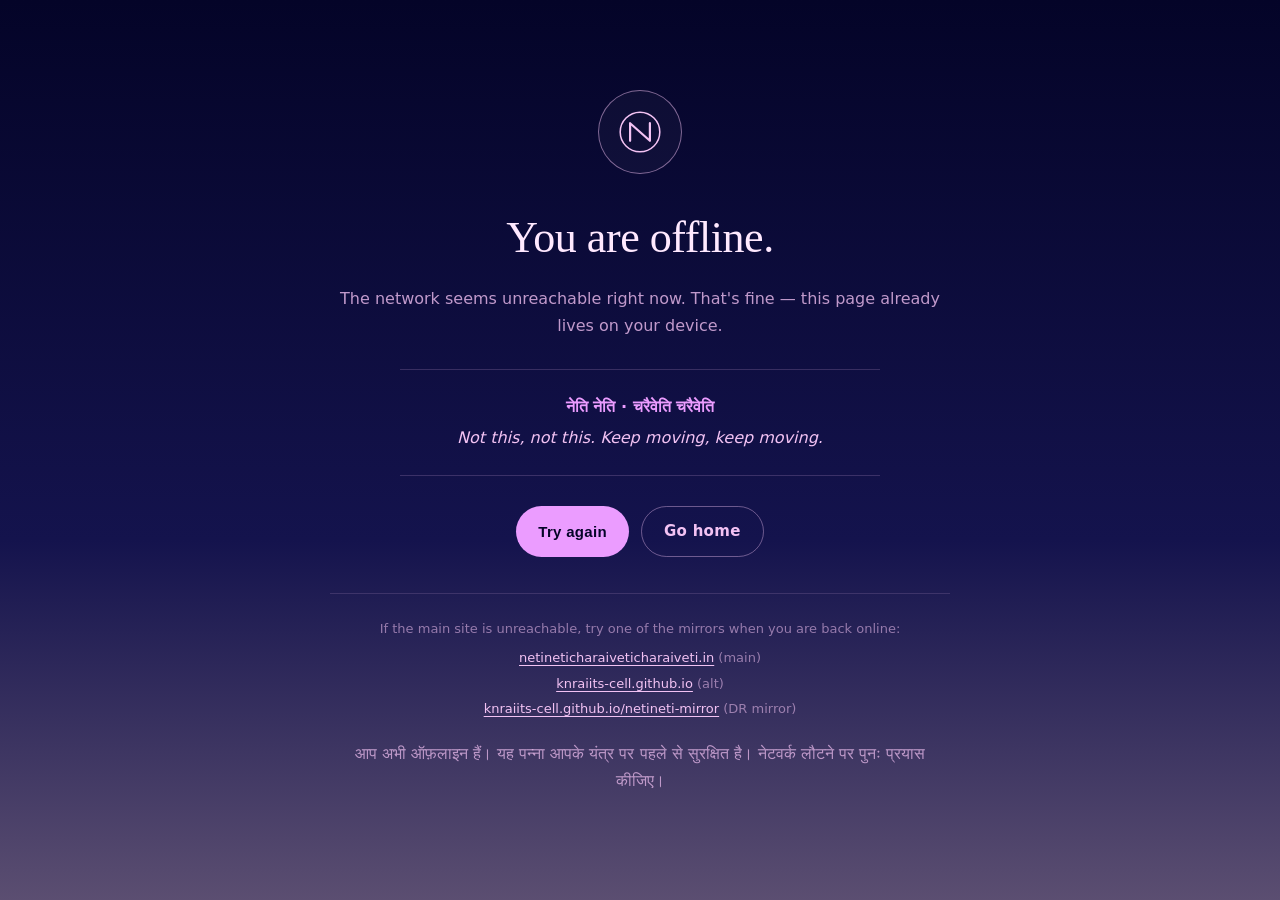
<file: offline.html>
<!doctype html>
<html lang="en">
<head>
<meta charset="utf-8" />
<meta name="viewport" content="width=device-width, initial-scale=1" />
<title>Offline · K.N. Rai · Khalil Asgar — netineti charaiveti charaiveti</title>
<meta name="description" content="You appear to be offline. This page works without a network." />
<meta name="robots" content="noindex, nofollow" />
<meta name="theme-color" content="#14134d" />
<link rel="canonical" href="https://netineticharaiveticharaiveti.in/" />
<link rel="icon" href="assets/favicon-32.png" sizes="32x32" />
<link rel="apple-touch-icon" href="assets/favicon-180.png" />
<style>
  :root { color-scheme: dark; }
  *,*::before,*::after { box-sizing: border-box; }
  html, body { margin: 0; padding: 0; min-height: 100vh; }
  body {
    background: linear-gradient(180deg, #040428 0%, #14134d 60%, #5b4e71 100%) fixed;
    color: #f3c2f3;
    font: 16px/1.65 system-ui, -apple-system, "Segoe UI", Roboto, "Helvetica Neue", sans-serif;
    display: flex; align-items: center; justify-content: center;
    padding: 24px;
  }
  .wrap { max-width: 620px; width: 100%; text-align: center; }
  .mark {
    width: 84px; height: 84px; margin: 0 auto 28px;
    border: 1.4px solid rgba(243, 194, 243, 0.5); border-radius: 50%;
    display: flex; align-items: center; justify-content: center;
    background: rgba(255,255,255,0.03);
  }
  .mark svg { width: 44px; height: 44px; stroke: #eb9cff; }
  h1 {
    font-family: "Georgia", "Times New Roman", serif;
    font-weight: 400; font-size: clamp(28px, 5vw, 44px);
    color: #ffe9ff; margin: 0 0 12px; letter-spacing: -0.01em;
  }
  .sub { color: rgba(243, 194, 243, 0.78); margin: 0 0 8px; }
  .quote {
    margin: 30px auto; padding: 24px 20px;
    border-top: 1px solid rgba(243, 194, 243, 0.18);
    border-bottom: 1px solid rgba(243, 194, 243, 0.18);
    font-style: italic; color: #f2c2f3;
    max-width: 480px;
  }
  .quote strong { display: block; font-style: normal; color: #eb9cff; margin-bottom: 4px; }
  .btns { margin-top: 28px; display: flex; gap: 12px; flex-wrap: wrap; justify-content: center; }
  .btn {
    display: inline-block; padding: 12px 22px;
    background: #eb9cff; color: #040428;
    text-decoration: none; border-radius: 999px;
    font-weight: 600; letter-spacing: 0.02em;
    border: 0; cursor: pointer; font-size: 15px;
    transition: background .2s;
  }
  .btn:hover { background: #f2c2f3; }
  .btn.ghost { background: transparent; color: #f2c2f3; border: 1px solid rgba(243, 194, 243, 0.4); }
  .btn.ghost:hover { background: rgba(255,255,255,0.06); }
  .alts {
    margin-top: 36px; padding-top: 24px;
    border-top: 1px solid rgba(243, 194, 243, 0.14);
    color: rgba(243, 194, 243, 0.55); font-size: 13px;
  }
  .alts a { color: #f2c2f3; text-decoration: underline; text-underline-offset: 3px; }
  .alts ul { list-style: none; padding: 0; margin: 8px 0 0; }
  .alts li { margin: 4px 0; }
  .lang-hi { margin-top: 22px; font-family: system-ui, "Mangal", sans-serif; color: rgba(243, 194, 243, 0.7); }
</style>
</head>
<body>
<div class="wrap">
  <div class="mark" aria-hidden="true">
    <svg viewBox="0 0 40 40" fill="none">
      <circle cx="20" cy="20" r="18" stroke="currentColor" stroke-width="1.4" />
      <path d="M11 28 L11 12 L29 28 L29 12" stroke="currentColor" stroke-width="2" stroke-linecap="round" stroke-linejoin="round"/>
    </svg>
  </div>

  <h1>You are offline.</h1>
  <p class="sub">The network seems unreachable right now. That's fine — this page already lives on your device.</p>

  <div class="quote">
    <strong>नेति नेति · चरैवेति चरैवेति</strong>
    Not this, not this. Keep moving, keep moving.
  </div>

  <div class="btns">
    <button class="btn" onclick="location.reload()">Try again</button>
    <a class="btn ghost" href="./">Go home</a>
  </div>

  <div class="alts">
    If the main site is unreachable, try one of the mirrors when you are back online:
    <ul>
      <li><a href="https://netineticharaiveticharaiveti.in/">netineticharaiveticharaiveti.in</a> (main)</li>
      <li><a href="https://knraiits-cell.github.io/">knraiits-cell.github.io</a> (alt)</li>
      <li><a href="https://knraiits-cell.github.io/netineti-mirror/">knraiits-cell.github.io/netineti-mirror</a> (DR mirror)</li>
    </ul>
  </div>

  <p class="lang-hi">
    आप अभी ऑफ़लाइन हैं। यह पन्ना आपके यंत्र पर पहले से सुरक्षित है। नेटवर्क लौटने पर पुनः प्रयास कीजिए।
  </p>
</div>

<script>
  // Auto-retry once the network returns
  window.addEventListener("online", () => location.reload());
</script>
</body>
</html>
</file>
<file: css/style.css>
/* ───────────────────────────────────────────────────────────────
   netineticharaiveticharaiveti.in
   Palette drawn from the Linktree NOIR theme:
     #040428  #0C0A3A  #14134D  #5B4E71  #7F6D93
     #EB9CFF  #F2C2F3  #F3C2F3  #54417E
   Fonts: BioRhyme (display), Roboto Slab (body),
          Cormorant Garamond (italic accents & Sanskrit translit)
─────────────────────────────────────────────────────────────── */

:root {
  /* Backgrounds */
  --bg-0: #040428;
  --bg-1: #0c0a3a;
  --bg-2: #14134d;
  --bg-elev: rgba(255, 255, 255, 0.04);
  --bg-elev-2: rgba(255, 255, 255, 0.07);

  /* Foregrounds */
  --fg: #f3c2f3;
  --fg-strong: #ffe9ff;
  --fg-mute: rgba(243, 194, 243, 0.66);
  --fg-faint: rgba(243, 194, 243, 0.38);

  /* Accents */
  --accent: #eb9cff;
  --accent-soft: #f2c2f3;
  --accent-deep: #54417e;
  --accent-muted: #7f6d93;

  --border: rgba(243, 194, 243, 0.14);
  --border-strong: rgba(243, 194, 243, 0.28);

  /* Type — Latin (default) */
  --f-display: "BioRhyme", "Cormorant Garamond", Georgia, serif;
  --f-body: "Roboto Slab", Georgia, serif;
  --f-italic: "Cormorant Garamond", "BioRhyme", Georgia, serif;

  /* Sizes */
  --text-xs: clamp(11px, 0.72vw, 13px);
  --text-sm: clamp(13px, 0.85vw, 15px);
  --text-base: clamp(15px, 1vw, 17px);
  --text-lg: clamp(17px, 1.2vw, 20px);
  --text-xl: clamp(22px, 2vw, 30px);
  --text-2xl: clamp(30px, 3.4vw, 48px);
  --text-hero: clamp(48px, 8vw, 120px);

  /* Space */
  --s-1: 4px;
  --s-2: 8px;
  --s-3: 12px;
  --s-4: 16px;
  --s-5: 24px;
  --s-6: 32px;
  --s-8: 48px;
  --s-10: 64px;
  --s-12: 96px;
  --s-16: 128px;

  --radius-pill: 999px;
  --radius-lg: 18px;
  --radius-md: 12px;

  --shadow-sm: 0 1px 2px rgba(0, 0, 0, 0.4);
  --shadow-md: 0 14px 40px -10px rgba(0, 0, 0, 0.55);
}

/* When Hindi is active, swap to Devanagari typefaces.
   Tiro Devanagari Hindi is a literary Devanagari serif;
   Hind is its sans-serif companion for body copy. */
html[data-lang="hi"] {
  --f-display: "Tiro Devanagari Hindi", "BioRhyme", Georgia, serif;
  --f-body: "Hind", "Roboto Slab", Georgia, sans-serif;
  --f-italic: "Tiro Devanagari Hindi", "Cormorant Garamond", Georgia, serif;
}

/* Devanagari needs slightly looser line-height and a touch more weight
   to balance the visual density of the script. */
html[data-lang="hi"] body { line-height: 1.75; }
html[data-lang="hi"] h1,
html[data-lang="hi"] h2,
html[data-lang="hi"] h3,
html[data-lang="hi"] h4 {
  letter-spacing: 0;
  line-height: 1.2;
}
html[data-lang="hi"] em {
  font-family: var(--f-italic);
  font-style: italic;
}

* { box-sizing: border-box; }
html, body { margin: 0; padding: 0; }

/* CSS sentinel — main.js reads this to confirm the stylesheet loaded. */
html::before { content: ""; display: none; --css-loaded: 1; }

html {
  scroll-behavior: smooth;
  background: var(--bg-0);
}

body {
  font-family: var(--f-body);
  font-size: var(--text-base);
  color: var(--fg);
  line-height: 1.65;
  min-height: 100vh;
  position: relative;
  background:
    radial-gradient(1100px 700px at 12% -10%, rgba(235, 156, 255, 0.18), transparent 60%),
    radial-gradient(900px 700px at 92% 8%, rgba(127, 109, 147, 0.28), transparent 65%),
    radial-gradient(1400px 900px at 50% 110%, rgba(84, 65, 126, 0.35), transparent 70%),
    linear-gradient(180deg, #0c0a3a 0%, #040428 60%, #08062f 100%);
  background-attachment: fixed;
  -webkit-font-smoothing: antialiased;
  -moz-osx-font-smoothing: grayscale;
}

/* SVG noise grain — the NOIR texture */
.grain {
  position: fixed;
  inset: 0;
  pointer-events: none;
  z-index: 1;
  opacity: 0.35;
  mix-blend-mode: overlay;
  background-image: url("data:image/svg+xml;utf8,<svg xmlns='http://www.w3.org/2000/svg' width='220' height='220'><filter id='n'><feTurbulence type='fractalNoise' baseFrequency='0.9' numOctaves='2' stitchTiles='stitch'/><feColorMatrix values='0 0 0 0 0.95  0 0 0 0 0.76  0 0 0 0 0.95  0 0 0 0.5 0'/></filter><rect width='100%' height='100%' filter='url(%23n)'/></svg>");
}

/* ─── Headings ─── */
h1, h2, h3, h4 {
  font-family: var(--f-display);
  font-weight: 700;
  color: var(--fg-strong);
  letter-spacing: -0.01em;
  line-height: 1.08;
  margin: 0;
}

a {
  color: var(--accent-soft);
  text-decoration: none;
  transition: color 0.2s ease, opacity 0.2s ease;
}
a:hover { color: var(--fg-strong); }

p { margin: 0 0 var(--s-4) 0; }
strong { color: var(--fg-strong); font-weight: 600; }
em { font-family: var(--f-italic); font-style: italic; color: var(--accent); font-weight: 500; }

/* ─── Header / Nav ─── */
.site-header {
  position: sticky;
  top: 0;
  z-index: 50;
  display: flex;
  justify-content: space-between;
  align-items: center;
  padding: var(--s-4) clamp(20px, 4vw, 56px);
  background: rgba(4, 4, 40, 0.55);
  backdrop-filter: blur(14px);
  -webkit-backdrop-filter: blur(14px);
  border-bottom: 1px solid var(--border);
}

.brand {
  display: inline-flex;
  align-items: center;
  gap: var(--s-3);
  color: var(--fg-strong);
}
.brand-mark { width: 32px; height: 32px; color: var(--accent-soft); }
.brand-text {
  font-family: var(--f-display);
  font-weight: 800;
  letter-spacing: 0.04em;
  font-size: var(--text-sm);
  display: inline-flex;
  align-items: baseline;
  gap: 4px;
}
.brand-text .accent {
  color: var(--accent);
  margin-left: 2px;
}
html[data-lang="hi"] .brand-text { letter-spacing: 0.02em; }
.brand-pen {
  display: inline-block;
  margin-left: 10px;
  padding-left: 10px;
  border-left: 1px solid var(--border-strong);
  font-family: var(--f-italic);
  font-style: italic;
  font-weight: 500;
  letter-spacing: 0.02em;
  color: var(--fg-mute);
  text-transform: none;
  font-size: var(--text-sm);
}
@media (max-width: 560px) {
  .brand-pen { display: none; }
}

.site-nav {
  display: flex;
  gap: clamp(14px, 2vw, 30px);
}

/* Language toggle */
.lang-toggle {
  display: inline-flex;
  align-items: center;
  gap: 6px;
  margin-left: clamp(12px, 2vw, 24px);
  padding: 6px 12px;
  border: 1px solid var(--border);
  border-radius: var(--radius-pill);
  background: rgba(255, 255, 255, 0.03);
}
.lang-btn {
  background: transparent;
  border: 0;
  color: var(--fg-faint);
  font-family: var(--f-body);
  font-size: var(--text-xs);
  letter-spacing: 0.14em;
  text-transform: uppercase;
  cursor: pointer;
  padding: 2px 4px;
  transition: color 0.2s ease;
}
.lang-btn:hover { color: var(--fg); }
.lang-btn.is-active {
  color: var(--accent);
  font-weight: 700;
}
.lang-sep { color: var(--fg-faint); }
html[data-lang="hi"] .lang-btn { font-family: var(--f-body); }
@media (max-width: 720px) {
  .lang-toggle { padding: 4px 10px; }
}
.site-nav a {
  font-size: var(--text-sm);
  color: var(--fg-mute);
  letter-spacing: 0.02em;
  position: relative;
}
.site-nav a:hover { color: var(--fg-strong); }
.site-nav a::after {
  content: "";
  position: absolute;
  left: 0;
  bottom: -6px;
  width: 0;
  height: 1px;
  background: var(--accent);
  transition: width 0.25s ease;
}
.site-nav a:hover::after { width: 100%; }

/* ─── Layout ─── */
main { position: relative; z-index: 2; }

.section {
  max-width: 1200px;
  margin: 0 auto;
  padding: clamp(72px, 12vw, 140px) clamp(20px, 4vw, 56px);
}

.section-head {
  display: flex;
  align-items: baseline;
  gap: var(--s-5);
  margin-bottom: var(--s-10);
}
.section-num {
  font-family: var(--f-display);
  font-weight: 400;
  font-size: var(--text-sm);
  color: var(--fg-faint);
  letter-spacing: 0.18em;
}
.section-title {
  font-size: var(--text-2xl);
  position: relative;
}
.section-title::after {
  content: "";
  display: inline-block;
  width: clamp(40px, 6vw, 80px);
  height: 1px;
  background: var(--border-strong);
  margin-left: var(--s-5);
  margin-bottom: 0.4em;
}

/* ───────────────────────── HERO ───────────────────────── */
.hero {
  display: grid;
  grid-template-columns: 1.4fr 1fr;
  gap: clamp(40px, 6vw, 96px);
  align-items: center;
  max-width: 1200px;
  margin: 0 auto;
  padding: clamp(80px, 12vw, 160px) clamp(20px, 4vw, 56px) clamp(60px, 10vw, 120px);
  position: relative;
}

.eyebrow {
  font-family: var(--f-body);
  text-transform: uppercase;
  letter-spacing: 0.24em;
  font-size: var(--text-xs);
  color: var(--fg-mute);
  margin-bottom: var(--s-6);
}
.penname-inline {
  font-family: var(--f-italic);
  font-style: italic;
  text-transform: none;
  letter-spacing: 0.02em;
  font-size: var(--text-sm);
  color: var(--accent);
}

.hero-title {
  font-size: var(--text-hero);
  font-weight: 800;
  line-height: 0.95;
  letter-spacing: -0.03em;
  margin-bottom: var(--s-6);
}
.hero-title .line {
  display: block;
  background: linear-gradient(180deg, #fff 0%, #f3c2f3 60%, #eb9cff 100%);
  background-clip: text;
  -webkit-background-clip: text;
  color: transparent;
  -webkit-text-fill-color: transparent;
}
.hero-title .line.italic {
  font-family: var(--f-italic);
  font-style: italic;
  font-weight: 500;
}

.hero-sub {
  font-size: var(--text-lg);
  color: var(--fg-mute);
  max-width: 46ch;
  margin-bottom: var(--s-6);
}

.hero-meta {
  display: flex;
  flex-wrap: wrap;
  gap: var(--s-3);
  align-items: center;
  color: var(--fg-mute);
  font-size: var(--text-sm);
  letter-spacing: 0.04em;
}
.hero-meta i {
  font-style: normal;
  color: var(--accent);
}

.hero-portrait {
  position: relative;
  width: 100%;
  max-width: 380px;
  aspect-ratio: 1 / 1;
  margin-left: auto;
}
.hero-portrait img {
  position: absolute;
  inset: 0;
  width: 100%;
  height: 100%;
  object-fit: cover;
  object-position: center center;
  border-radius: 24px;
  border: 1px solid var(--border-strong);
  box-shadow: var(--shadow-md);
  filter: saturate(1.05) contrast(1.02);
}
.portrait-ring {
  position: absolute;
  inset: -14px;
  border-radius: 36px;
  border: 1px dashed var(--border-strong);
  pointer-events: none;
}
@keyframes spin {
  to { transform: rotate(360deg); }
}
.portrait-caption {
  position: absolute;
  bottom: -14px;
  left: 50%;
  transform: translateX(-50%);
  background: var(--bg-1);
  border: 1px solid var(--border);
  border-radius: var(--radius-pill);
  padding: 6px 16px;
  font-size: var(--text-xs);
  letter-spacing: 0.16em;
  text-transform: uppercase;
  color: var(--fg);
  display: inline-flex;
  align-items: center;
  gap: 8px;
  white-space: nowrap;
}
.portrait-caption .dot {
  width: 7px;
  height: 7px;
  border-radius: 50%;
  background: var(--accent);
  box-shadow: 0 0 12px var(--accent);
}

/* ─────────────────────── ABOUT ─────────────────────── */
.about-grid {
  display: grid;
  grid-template-columns: 1fr 1.1fr;
  gap: clamp(32px, 5vw, 80px);
  margin-bottom: var(--s-12);
}
.about-lede p {
  font-family: var(--f-display);
  font-size: var(--text-xl);
  line-height: 1.35;
  font-weight: 400;
  color: var(--fg-strong);
}
.about-body p {
  color: var(--fg-mute);
}

.facets {
  list-style: none;
  margin: 0;
  padding: 0;
  display: grid;
  grid-template-columns: repeat(4, 1fr);
  gap: var(--s-5);
}
.facets li {
  padding: var(--s-6) var(--s-5);
  background: var(--bg-elev);
  border: 1px solid var(--border);
  border-radius: var(--radius-md);
  transition: transform 0.3s ease, background 0.3s ease, border-color 0.3s ease;
}
.facets li:hover {
  transform: translateY(-3px);
  background: var(--bg-elev-2);
  border-color: var(--border-strong);
}
.facet-tag {
  font-family: var(--f-display);
  font-size: var(--text-xs);
  letter-spacing: 0.18em;
  color: var(--fg-faint);
}
.facets h3 {
  font-size: var(--text-lg);
  margin: var(--s-3) 0 var(--s-3) 0;
}
.facets p {
  font-size: var(--text-sm);
  color: var(--fg-mute);
  margin: 0;
}

/* ─────────────────────── WORK ─────────────────────── */
.work-card {
  background: var(--bg-elev);
  border: 1px solid var(--border);
  border-radius: var(--radius-lg);
  padding: clamp(24px, 3.5vw, 44px);
  transition: transform 0.3s ease, background 0.3s ease, border-color 0.3s ease;
}
.work-card:hover {
  background: var(--bg-elev-2);
  border-color: var(--border-strong);
  transform: translateY(-2px);
}
.work-card.lead {
  display: grid;
  grid-template-columns: 1.6fr 1fr;
  gap: var(--s-8);
  align-items: end;
  margin-bottom: var(--s-6);
  background: linear-gradient(135deg, rgba(235, 156, 255, 0.08), rgba(20, 19, 77, 0.4));
}
.work-card .kicker {
  font-size: var(--text-xs);
  letter-spacing: 0.2em;
  text-transform: uppercase;
  color: var(--accent);
  margin: 0 0 var(--s-3) 0;
}
.work-card h3 {
  font-size: var(--text-xl);
  margin-bottom: var(--s-3);
}
.work-card .work-affiliation {
  font-family: var(--f-body);
  font-size: var(--text-xs);
  letter-spacing: 0.14em;
  text-transform: uppercase;
  color: var(--accent-soft);
  margin: calc(var(--s-3) * -1) 0 var(--s-4) 0;
  opacity: 0.85;
}
.work-card p {
  font-size: var(--text-base);
  color: var(--fg-mute);
  margin: 0;
}
.work-card-meta {
  display: flex;
  flex-direction: column;
  gap: var(--s-2);
  font-size: var(--text-xs);
  letter-spacing: 0.14em;
  text-transform: uppercase;
  color: var(--fg-faint);
  text-align: right;
}

.work-grid {
  display: grid;
  grid-template-columns: repeat(2, 1fr);
  gap: var(--s-5);
}

/* ─────────────────────── MUSIC ─────────────────────── */
.music-intro p {
  font-family: var(--f-display);
  font-size: var(--text-lg);
  color: var(--fg);
  max-width: 70ch;
  margin-bottom: var(--s-8);
}

/* Pen name banner above the music grid */
.penname-banner {
  display: flex;
  align-items: baseline;
  flex-wrap: wrap;
  gap: var(--s-5);
  padding: var(--s-5) 0 var(--s-6);
  margin-bottom: var(--s-6) !important;
  border-bottom: 1px solid var(--border);
  font-family: var(--f-body) !important;
  font-size: var(--text-base) !important;
}
.penname-label {
  font-size: var(--text-xs);
  letter-spacing: 0.22em;
  text-transform: uppercase;
  color: var(--fg-faint);
}
.penname-label .sanskrit-inline {
  font-family: var(--f-italic);
  font-style: italic;
  text-transform: none;
  letter-spacing: 0.04em;
  color: var(--accent);
  margin-left: 4px;
}
.penname-name {
  font-family: var(--f-italic);
  font-style: italic;
  font-size: var(--text-2xl);
  color: var(--fg-strong);
  font-weight: 500;
  line-height: 1;
  background: linear-gradient(180deg, #fff 0%, #f3c2f3 60%, #eb9cff 100%);
  background-clip: text;
  -webkit-background-clip: text;
  color: transparent;
  -webkit-text-fill-color: transparent;
}
.penname-deva {
  font-family: var(--f-display);
  font-size: var(--text-xl);
  color: var(--accent);
  letter-spacing: 0.02em;
  line-height: 1;
}
.music-grid {
  display: grid;
  grid-template-columns: repeat(4, 1fr);
  gap: var(--s-4);
}
.music-card {
  position: relative;
  display: flex;
  flex-direction: column;
  gap: var(--s-3);
  padding: var(--s-6) var(--s-5);
  background: var(--bg-elev);
  border: 1px solid var(--border);
  border-radius: var(--radius-lg);
  min-height: 200px;
  color: var(--fg);
  transition: transform 0.3s ease, background 0.3s ease, border-color 0.3s ease;
  overflow: hidden;
}
.music-card.primary {
  grid-column: span 2;
  grid-row: span 2;
  background:
    radial-gradient(600px 400px at 30% 0%, rgba(235, 156, 255, 0.22), transparent 60%),
    linear-gradient(160deg, rgba(84, 65, 126, 0.45), rgba(4, 4, 40, 0.6));
  border-color: var(--border-strong);
}
.music-card:hover {
  transform: translateY(-3px);
  border-color: var(--accent-soft);
  background-color: var(--bg-elev-2);
}
.music-card .platform {
  font-size: var(--text-xs);
  letter-spacing: 0.22em;
  text-transform: uppercase;
  color: var(--accent);
}
.music-card h3 {
  font-size: var(--text-lg);
  margin-bottom: 0;
}
.music-card.primary h3 { font-size: var(--text-xl); }
.music-card p {
  font-size: var(--text-sm);
  color: var(--fg-mute);
  margin: 0;
}
.music-card .arrow {
  position: absolute;
  top: var(--s-5);
  right: var(--s-5);
  font-size: 20px;
  color: var(--fg-mute);
  transition: transform 0.3s ease, color 0.3s ease;
}
.music-card:hover .arrow {
  transform: translate(3px, -3px);
  color: var(--fg-strong);
}

/* ─────────────────────── WISDOM ─────────────────────── */
.wisdom .quote {
  margin: 0 0 var(--s-12) 0;
  padding: clamp(32px, 5vw, 64px);
  background: linear-gradient(135deg, rgba(235, 156, 255, 0.06), rgba(12, 10, 58, 0.5));
  border: 1px solid var(--border);
  border-radius: var(--radius-lg);
  text-align: center;
}
.wisdom blockquote {
  margin: 0;
  display: grid;
  gap: var(--s-3);
}
.wisdom .sanskrit {
  font-family: var(--f-display);
  font-size: clamp(28px, 4vw, 52px);
  color: var(--fg-strong);
  line-height: 1.3;
  letter-spacing: 0.02em;
}
.wisdom .translit {
  font-family: var(--f-italic);
  font-style: italic;
  font-size: var(--text-xl);
  color: var(--accent);
  letter-spacing: 0.04em;
}
.wisdom .english {
  font-size: var(--text-base);
  color: var(--fg-mute);
}
.wisdom figcaption {
  margin-top: var(--s-5);
  font-size: var(--text-xs);
  letter-spacing: 0.16em;
  text-transform: uppercase;
  color: var(--fg-faint);
}

.wisdom-grid {
  display: grid;
  grid-template-columns: repeat(3, 1fr);
  gap: var(--s-5);
}
.wisdom-card {
  padding: var(--s-6);
  background: var(--bg-elev);
  border: 1px solid var(--border);
  border-radius: var(--radius-md);
}
.wisdom-card h3 {
  font-family: var(--f-italic);
  font-style: italic;
  font-size: var(--text-xl);
  color: var(--accent);
  margin-bottom: var(--s-3);
}
.wisdom-card p {
  font-size: var(--text-base);
  color: var(--fg-mute);
  margin: 0;
}

/* ─────────────────────── CONNECT ─────────────────────── */
.connect-lede {
  font-family: var(--f-display);
  font-size: var(--text-lg);
  color: var(--fg);
  max-width: 60ch;
  margin-bottom: var(--s-8);
}
.connect-grid {
  display: grid;
  grid-template-columns: repeat(4, 1fr);
  gap: var(--s-3);
}
.pill {
  display: flex;
  flex-direction: column;
  align-items: flex-start;
  gap: 4px;
  padding: var(--s-5) var(--s-5);
  background: var(--accent-soft);
  color: var(--accent-deep);
  border-radius: var(--radius-pill);
  border: 1px solid transparent;
  box-shadow: var(--shadow-sm);
  transition: transform 0.25s ease, background 0.25s ease, box-shadow 0.25s ease;
}
.pill:hover {
  transform: translateY(-2px);
  background: #ffe2ff;
  box-shadow: 0 14px 24px -10px rgba(235, 156, 255, 0.45);
  color: var(--accent-deep);
}
.pill-label {
  font-size: var(--text-xs);
  letter-spacing: 0.2em;
  text-transform: uppercase;
  opacity: 0.7;
  font-family: var(--f-body);
}
.pill-value {
  font-family: var(--f-display);
  font-weight: 700;
  font-size: var(--text-base);
}

/* ─────────────────────── FOOTER ─────────────────────── */
.site-footer {
  position: relative;
  z-index: 2;
  padding: var(--s-10) clamp(20px, 4vw, 56px) var(--s-6);
  border-top: 1px solid var(--border);
  background: rgba(4, 4, 40, 0.5);
  backdrop-filter: blur(8px);
  margin-top: var(--s-10);
}
.footer-grid {
  max-width: 1200px;
  margin: 0 auto;
  display: grid;
  grid-template-columns: 1.2fr 2fr;
  gap: var(--s-8);
}
.footer-title {
  font-family: var(--f-display);
  font-weight: 700;
  font-size: var(--text-lg);
  color: var(--fg-strong);
  margin: 0;
}
.footer-sub {
  font-size: var(--text-sm);
  color: var(--fg-mute);
  margin-top: var(--s-2);
}
.footer-cols {
  display: grid;
  grid-template-columns: repeat(3, 1fr);
  gap: var(--s-5);
}
.footer-cols > div { display: flex; flex-direction: column; gap: 6px; }
.footer-h {
  font-size: var(--text-xs);
  letter-spacing: 0.2em;
  text-transform: uppercase;
  color: var(--fg-faint);
  margin: 0 0 var(--s-2) 0;
}
.footer-cols a {
  font-size: var(--text-sm);
  color: var(--fg-mute);
}
.footer-cols a:hover { color: var(--fg-strong); }

.footer-copy {
  max-width: 1200px;
  margin: var(--s-8) auto 0;
  font-size: var(--text-xs);
  letter-spacing: 0.12em;
  text-transform: uppercase;
  color: var(--fg-faint);
  text-align: center;
}
.footer-copy .italic { font-family: var(--f-italic); font-style: italic; text-transform: none; letter-spacing: 0.02em; color: var(--accent); }

/* Disclaimer — visible, restrained typography */
.footer-disclaimer {
  max-width: 880px;
  margin: var(--s-6) auto 0;
  padding: var(--s-4) var(--s-5);
  border: 1px solid var(--border);
  border-radius: var(--radius-md);
  background: rgba(255, 255, 255, 0.02);
  font-size: var(--text-xs);
  line-height: 1.7;
  letter-spacing: 0.02em;
  color: var(--fg-mute);
  text-align: center;
  text-transform: none;
}
html[data-lang="hi"] .footer-disclaimer { line-height: 1.85; }
.footer-disclaimer strong {
  color: var(--accent-soft);
  letter-spacing: 0.06em;
  text-transform: uppercase;
  font-size: 0.92em;
  margin-right: 4px;
}
html[data-lang="hi"] .footer-disclaimer strong { text-transform: none; letter-spacing: 0.02em; font-size: 1em; }

.footer-auth {
  max-width: 880px;
  margin: var(--s-4) auto 0;
  font-size: var(--text-xs);
  line-height: 1.6;
  color: var(--fg-faint);
  text-align: center;
  text-transform: none;
  letter-spacing: 0.02em;
}
.footer-auth strong { color: var(--fg-mute); }

.footer-mirror {
  max-width: 880px;
  margin: var(--s-3) auto 0;
  font-size: var(--text-xs);
  line-height: 1.6;
  color: var(--fg-faint);
  text-align: center;
  text-transform: none;
  letter-spacing: 0.02em;
}
.footer-mirror a {
  color: var(--accent-soft);
  border-bottom: 1px solid var(--border);
  transition: color 0.2s ease, border-color 0.2s ease;
}
.footer-mirror a:hover { color: var(--accent); border-bottom-color: var(--accent); }

/* ─── Invisible watermarks ─────────────────────────────────────────────────────
   Off-screen, zero-opacity, zero-size. Selectors written so a stylesheet
   reset cannot easily reveal them. Always set !important. */
.wm,
.wm-inline {
  position: absolute !important;
  left: -9999px !important;
  top: auto !important;
  width: 1px !important;
  height: 1px !important;
  overflow: hidden !important;
  white-space: nowrap !important;
  font-size: 1px !important;
  line-height: 0 !important;
  color: transparent !important;
  background: transparent !important;
  opacity: 0 !important;
  pointer-events: none !important;
  user-select: none !important;
  -webkit-user-select: none !important;
  clip: rect(0 0 0 0) !important;
  clip-path: inset(50%) !important;
}
.wm > span,
.wm-inline > span { color: transparent !important; }

/* ─── Reveal on scroll ─── */
.reveal {
  opacity: 0;
  transform: translateY(20px);
  transition: opacity 0.8s ease, transform 0.8s ease;
}
.reveal.in {
  opacity: 1;
  transform: translateY(0);
}

/* ─────────────────────── RESPONSIVE ─────────────────────── */
@media (max-width: 980px) {
  .hero { grid-template-columns: 1fr; text-align: left; }
  .hero-portrait { margin: var(--s-8) 0 0; max-width: 280px; }
  .about-grid { grid-template-columns: 1fr; }
  .facets { grid-template-columns: repeat(2, 1fr); }
  .work-card.lead { grid-template-columns: 1fr; }
  .work-card-meta { text-align: left; flex-direction: row; flex-wrap: wrap; gap: var(--s-3); }
  .work-grid { grid-template-columns: 1fr; }
  .music-grid { grid-template-columns: repeat(2, 1fr); }
  .music-card.primary { grid-column: span 2; grid-row: auto; min-height: 220px; }
  .wisdom-grid { grid-template-columns: 1fr; }
  .connect-grid { grid-template-columns: repeat(2, 1fr); }
  .footer-grid { grid-template-columns: 1fr; }
  .footer-cols { grid-template-columns: repeat(3, 1fr); }
  .site-nav { display: none; }
}

@media (max-width: 560px) {
  .facets { grid-template-columns: 1fr; }
  .music-grid { grid-template-columns: 1fr; }
  .music-card.primary { grid-column: auto; }
  .connect-grid { grid-template-columns: 1fr; }
  .footer-cols { grid-template-columns: 1fr; }
  .section-head { flex-wrap: wrap; gap: var(--s-3); }
  .section-title::after { display: none; }
}

/* ─── DR mirror ribbon ─────────────────────────────────────────────────
   Rendered only on mirror variants (see variants.json). The rule is harmless
   on variants where the element isn't emitted.
─────────────────────────────────────────────────────────────────────── */
.dr-ribbon{
  position:sticky; top:0; z-index:9999;
  background:linear-gradient(90deg,#5b2a86,#7b3fb8);
  color:#fff; font:600 13px/1 'Inter',system-ui,sans-serif;
  text-align:center; padding:10px 16px;
  letter-spacing:.01em; box-shadow:0 1px 0 rgba(0,0,0,.2);
}
.dr-ribbon a{
  color:#fff; text-decoration:underline; text-underline-offset:3px;
  font-weight:700;
}
.dr-ribbon .sep{opacity:.6; margin:0 8px;}
@media (max-width:560px){
  .dr-ribbon{font-size:12px; padding:8px 12px; line-height:1.35;}
  .dr-ribbon .sep{display:none;}
  .dr-ribbon a{display:block; margin-top:4px;}
}

/* ─── Reduced-data / save-data mode ────────────────────────────────────
   Some users (Lite Mode on Android Chrome, Opera Mini, slow ISPs) request
   data-saving. Skip the heavy mandala portrait when they do — we drop the
   portrait ring and keep just the smaller picture.
─────────────────────────────────────────────────────────────────────── */
@media (prefers-reduced-data: reduce) {
  .portrait-ring { display: none; }
  .grain { display: none; }
}

/* ─── Print stylesheet ─────────────────────────────────────────────────
   Make the site print nicely on physical paper (some readers will).
─────────────────────────────────────────────────────────────────────── */
@media print {
  :root { color-scheme: light; }
  html, body { background: #fff !important; color: #000 !important; }
  .grain, .portrait-ring, .lang-toggle, .dr-ribbon { display: none !important; }
  .site-header, .site-nav { background: transparent !important; box-shadow: none !important; }
  a { color: #000 !important; text-decoration: underline; }
  a[href^="http"]::after { content: " (" attr(href) ")"; font-size: 0.8em; color: #555; }
  .section { page-break-inside: avoid; }
  .hero { page-break-after: always; }
}
</file>
